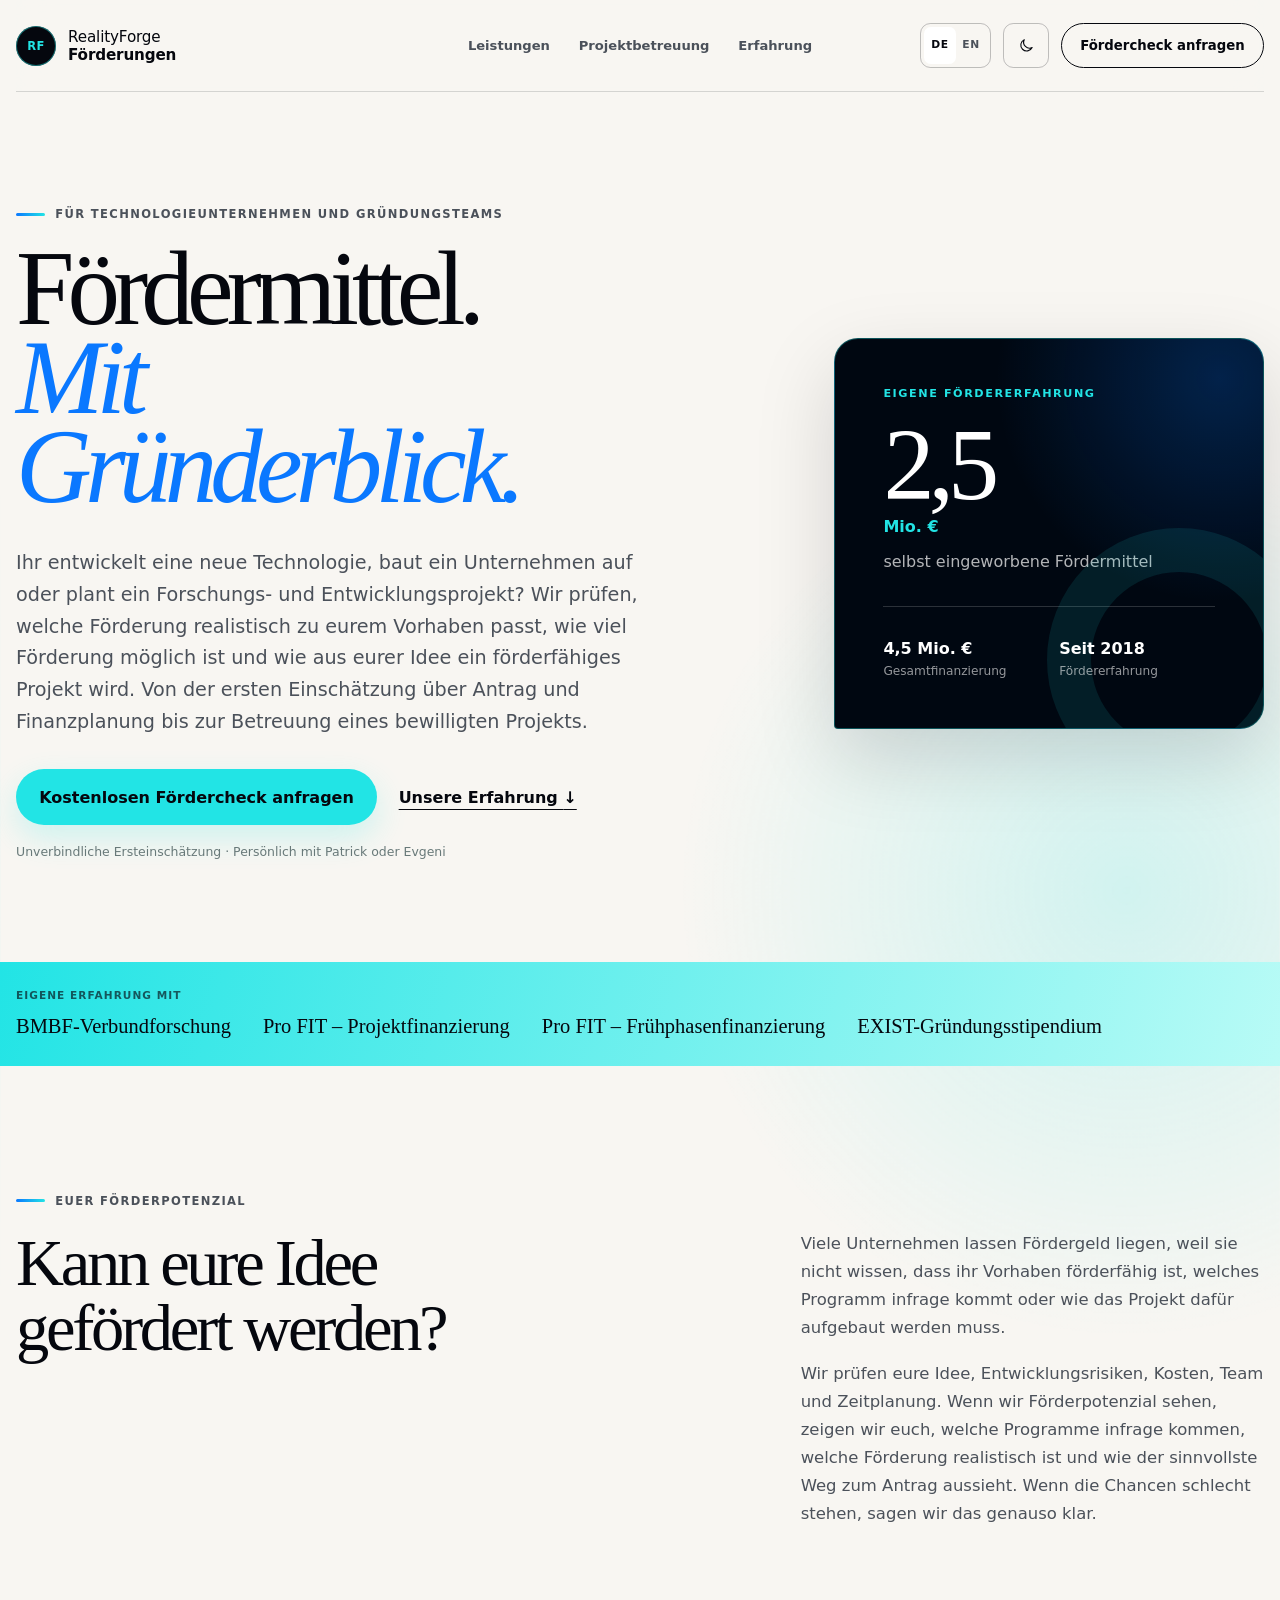
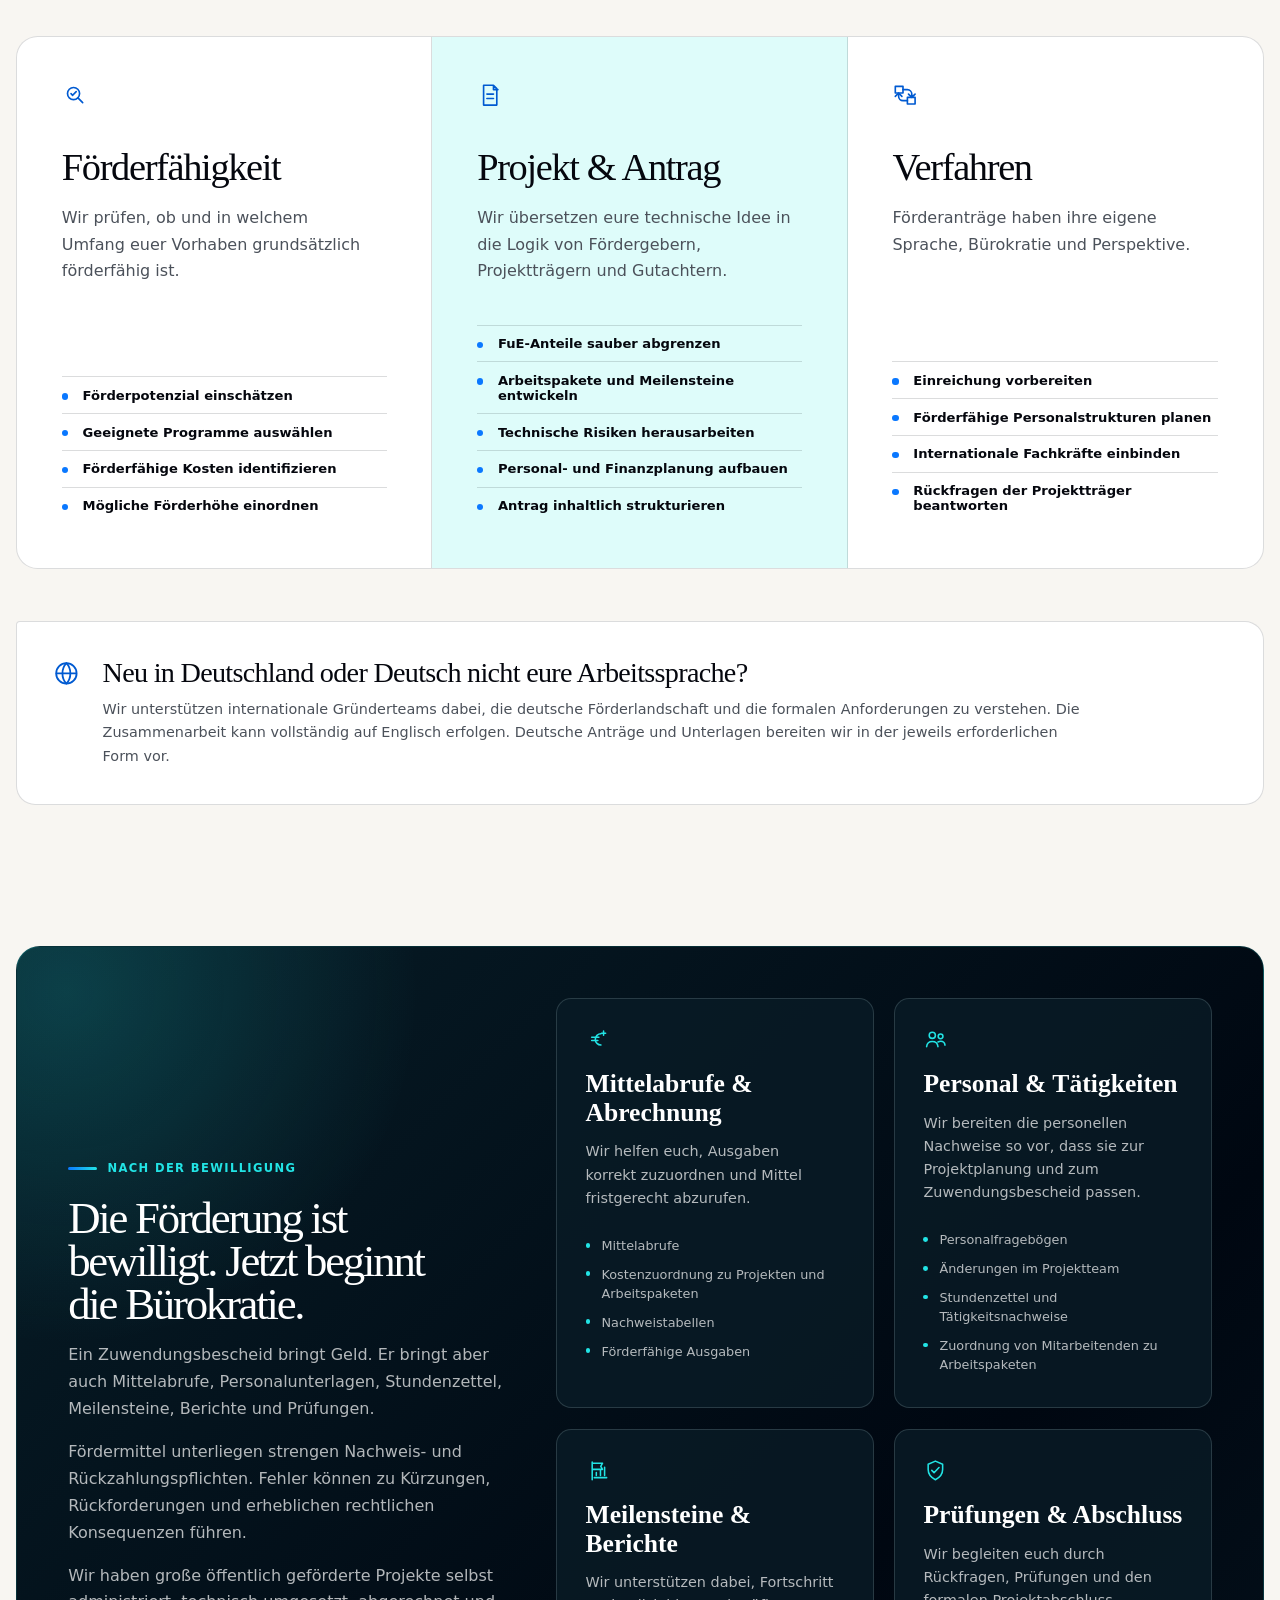
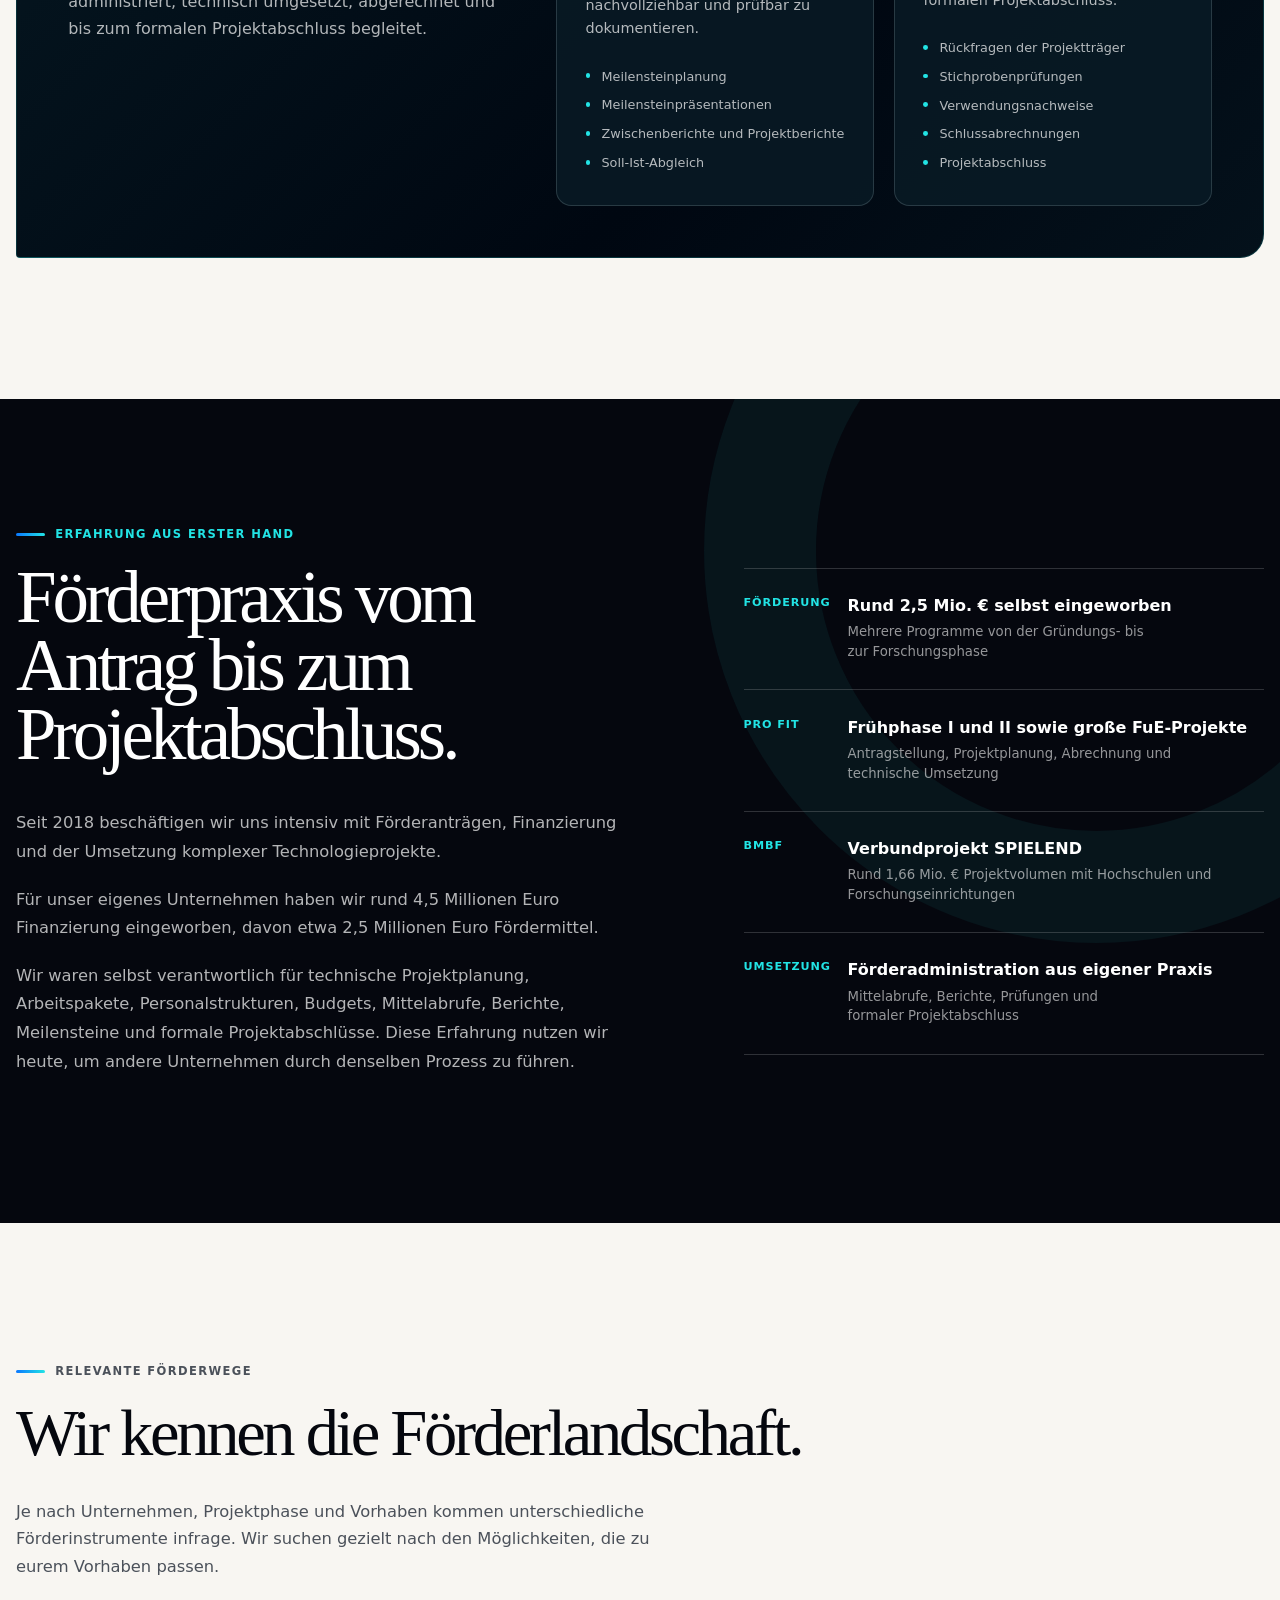
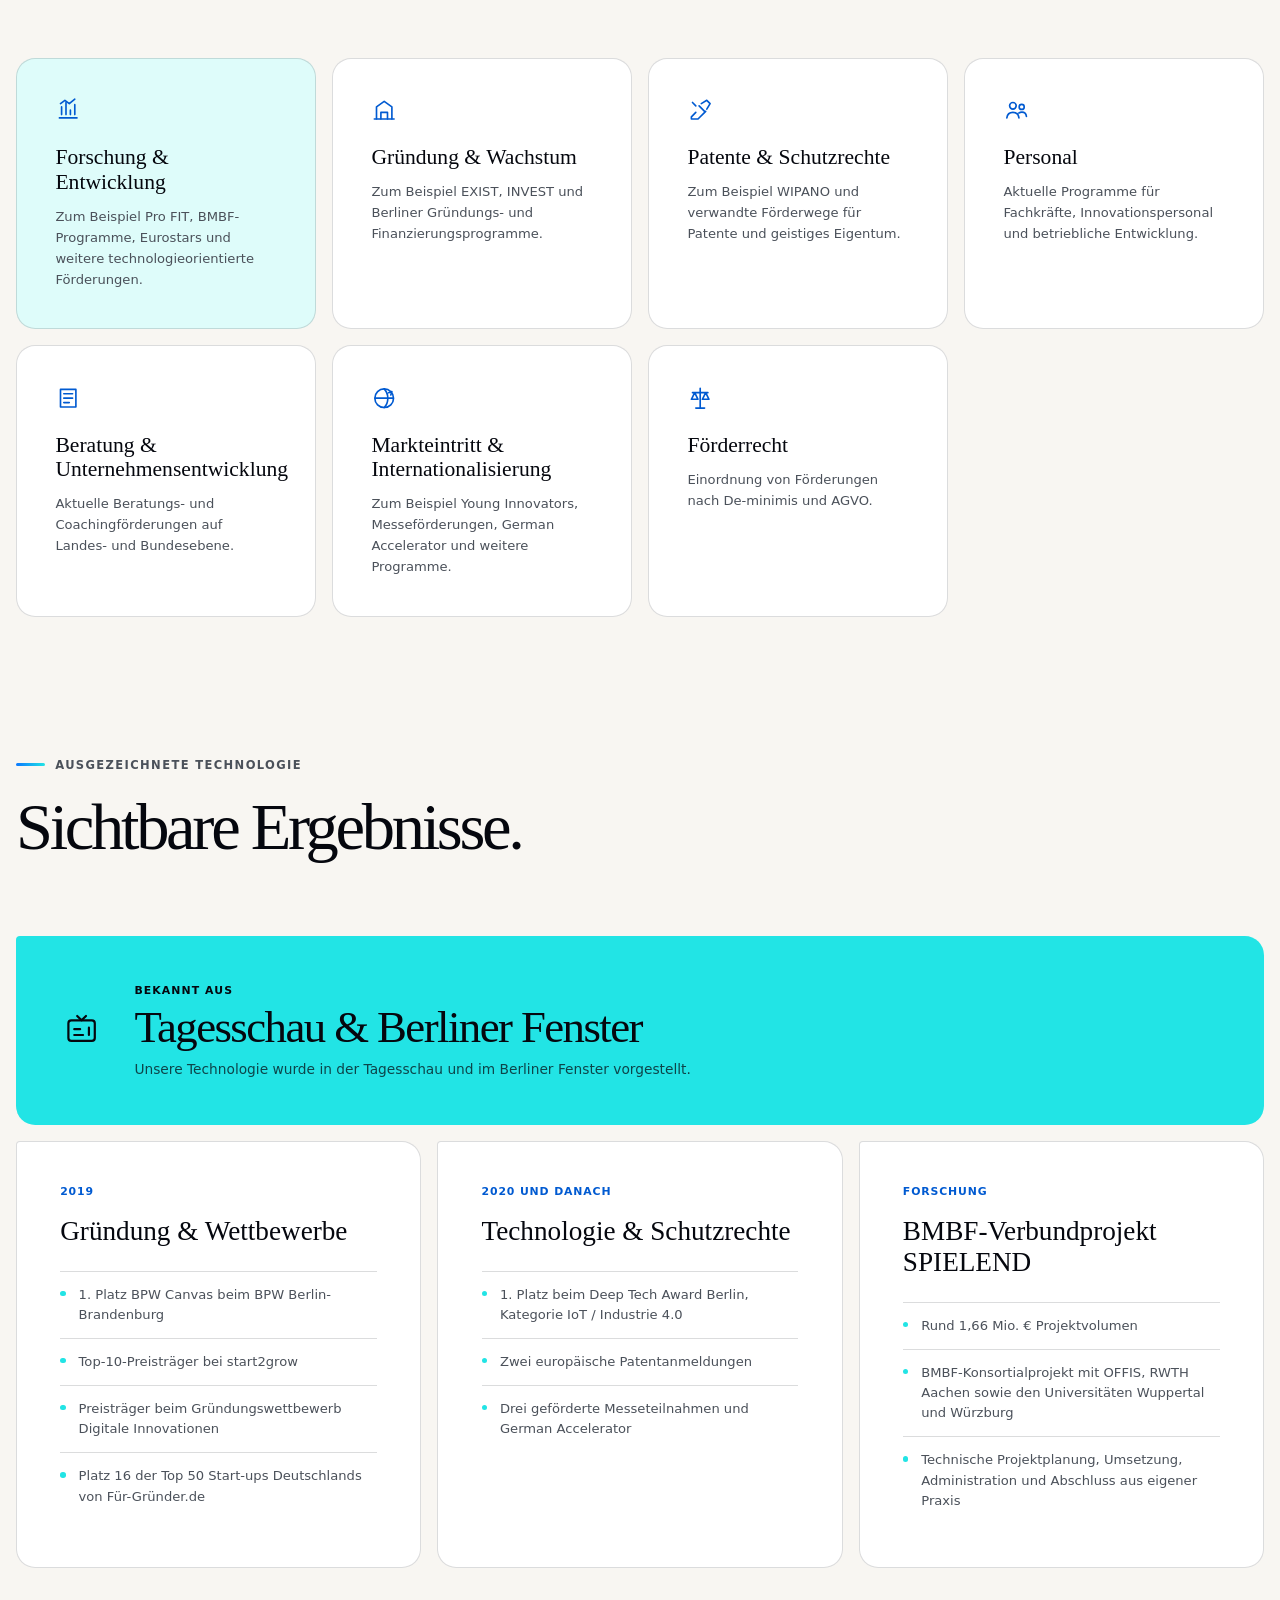
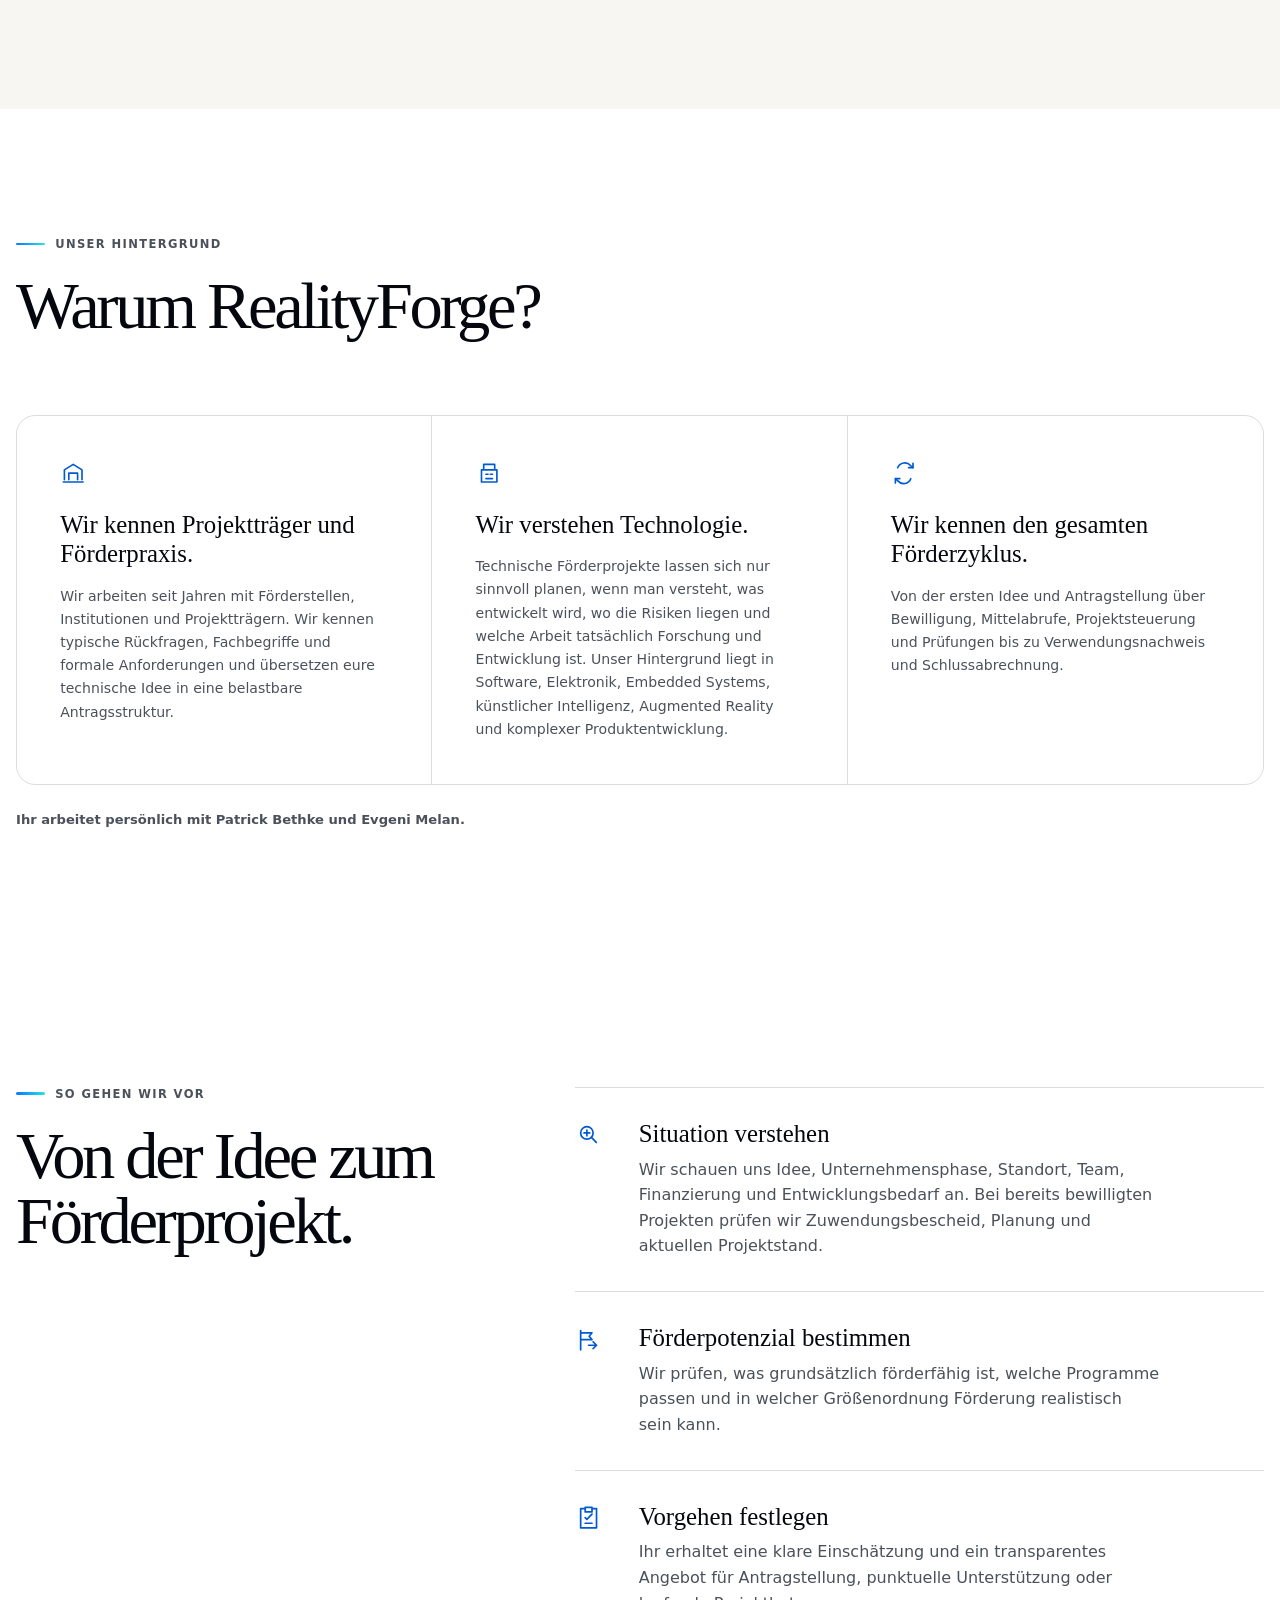
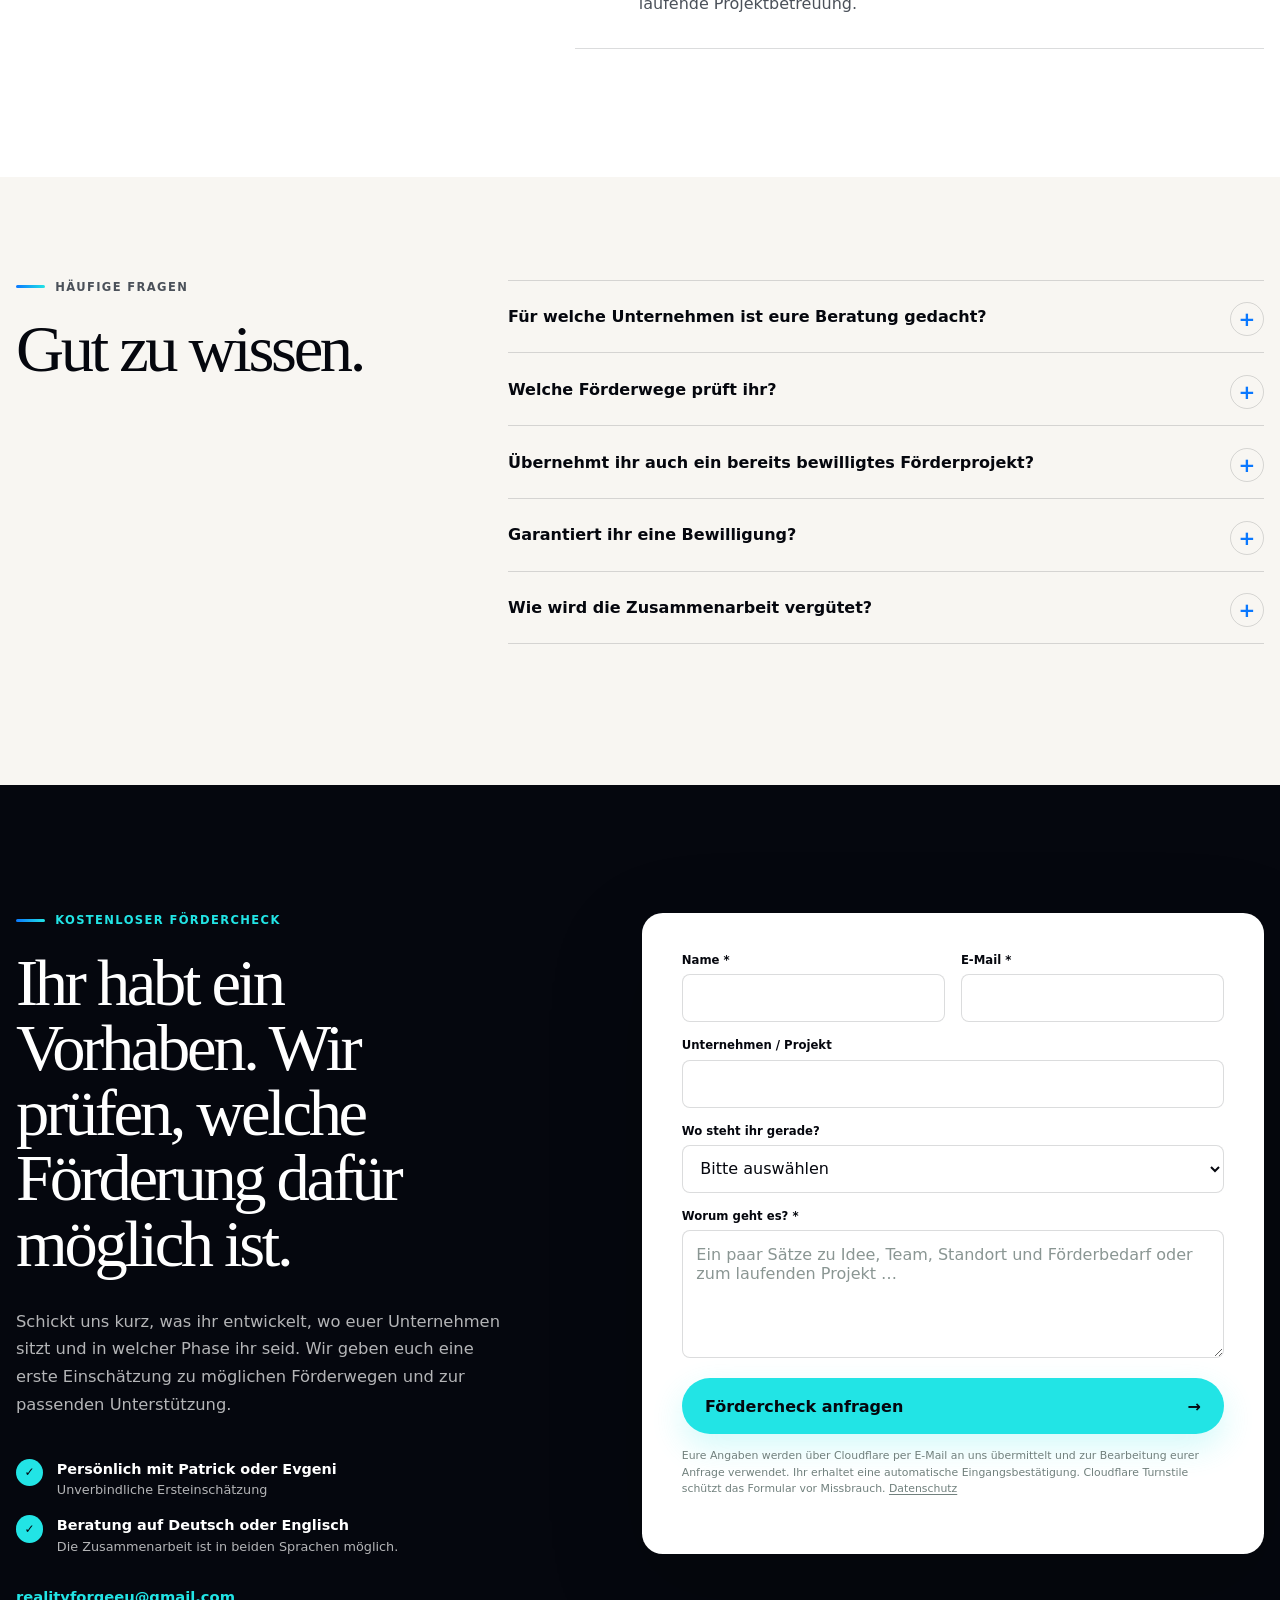
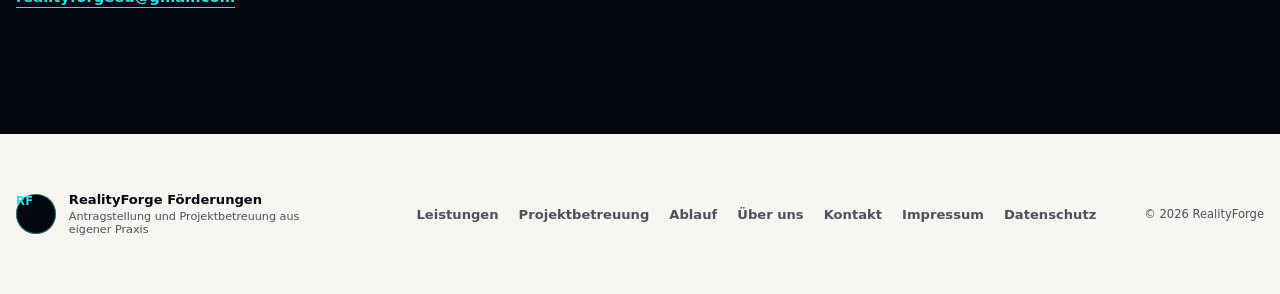
<file: index.html>
<!doctype html>
<html lang="de">
  <head>
    <meta charset="utf-8">
    <meta name="viewport" content="width=device-width, initial-scale=1">
    <meta name="description" content="RealityForge prüft Förderpotenzial, mögliche Förderhöhen und passende Programme und begleitet Anträge sowie bereits bewilligte Förderprojekte.">
    <meta name="theme-color" content="#f8f6f2">
    <meta property="og:type" content="website">
    <meta property="og:locale" content="de_DE">
    <meta property="og:title" content="Fördermittel. Mit Gründerblick.">
    <meta property="og:description" content="Förderpotenzial prüfen, förderfähige Projekte entwickeln und bewilligte Förderprojekte sicher betreuen lassen.">
    <meta property="og:url" content="https://foerderungen.realityforge.eu/">
    <meta property="og:image" content="https://foerderungen.realityforge.eu/public/og.png">
    <meta property="og:image:width" content="1200">
    <meta property="og:image:height" content="630">
    <meta property="og:image:alt" content="Fördermittel. Mit Gründerblick. Fördermittelberatung für Startups in Berlin und Brandenburg.">
    <meta name="twitter:card" content="summary_large_image">
    <meta name="twitter:title" content="Fördermittel. Mit Gründerblick.">
    <meta name="twitter:description" content="Förderpotenzial prüfen, förderfähige Projekte entwickeln und bewilligte Förderprojekte sicher betreuen lassen.">
    <meta name="twitter:image" content="https://foerderungen.realityforge.eu/public/og.png">
    <link rel="canonical" href="https://foerderungen.realityforge.eu/">
    <link rel="alternate" hreflang="de" href="https://foerderungen.realityforge.eu/">
    <link rel="alternate" hreflang="en" href="https://foerderungen.realityforge.eu/en/">
    <link rel="alternate" hreflang="x-default" href="https://foerderungen.realityforge.eu/">
    <title>RealityForge Fördermittelberatung · Berlin & Brandenburg</title>
    <script>
      (() => {
        const themeColor = document.querySelector('meta[name="theme-color"]');
        const themeStorageKey = "realityforge-theme";
        let theme = "light";

        try {
          const savedTheme = localStorage.getItem(themeStorageKey);
          theme = savedTheme === "light" || savedTheme === "dark"
            ? savedTheme
            : window.matchMedia("(prefers-color-scheme: dark)").matches ? "dark" : "light";
        } catch (error) {
          theme = window.matchMedia("(prefers-color-scheme: dark)").matches ? "dark" : "light";
        }

        document.documentElement.dataset.theme = theme;
        document.documentElement.style.colorScheme = theme;
        themeColor.setAttribute("content", theme === "dark" ? "#090d14" : "#f8f6f2");
      })();
    </script>
    <link rel="stylesheet" href="/styles.css?v=contact-20260923">
    <script src="/script.js?v=contact-confirmation-20260923" defer></script>
    <script src="https://challenges.cloudflare.com/turnstile/v0/api.js" async defer></script>
  </head>
  <body>
    <a class="skip-link" href="#main-content">Zum Inhalt springen</a>

    <header class="site-header">
      <a class="brand" href="#top" aria-label="RealityForge Fördermittelberatung – Startseite">
        <span class="brand-mark" aria-hidden="true">RF</span>
        <span>RealityForge <strong>Förderungen</strong></span>
      </a>
      <nav class="main-nav" aria-label="Hauptnavigation">
        <a href="#leistungen">Leistungen</a>
        <a href="#projektbetreuung">Projektbetreuung</a>
        <a href="#erfahrung">Erfahrung</a>
      </nav>
      <div class="header-actions">
        <nav class="language-switch" aria-label="Sprachauswahl">
          <span class="language-option" aria-current="page">DE</span>
          <a class="language-option" href="/en/" hreflang="en" lang="en" data-language-link data-language-path="/en/">EN</a>
        </nav>
        <button class="theme-toggle" type="button" aria-label="Light Mode aktivieren" aria-pressed="false">
          <svg class="theme-icon theme-icon-sun" viewBox="0 0 24 24" aria-hidden="true">
            <circle cx="12" cy="12" r="3.5"></circle>
            <path d="M12 2v2M12 20v2M4.93 4.93l1.42 1.42M17.65 17.65l1.42 1.42M2 12h2M20 12h2M4.93 19.07l1.42-1.42M17.65 6.35l1.42-1.42"></path>
          </svg>
          <svg class="theme-icon theme-icon-moon" viewBox="0 0 24 24" aria-hidden="true">
            <path d="M20.2 15.1A8.5 8.5 0 0 1 8.9 3.8 8.5 8.5 0 1 0 20.2 15.1Z"></path>
          </svg>
        </button>
        <a class="header-cta" href="#kontakt">Fördercheck anfragen</a>
      </div>
    </header>

    <main id="main-content">
      <section class="hero" id="top" aria-labelledby="hero-title">
        <div class="hero-copy">
          <p class="eyebrow"><span></span> Für Technologieunternehmen und Gründungsteams</p>
          <h1 id="hero-title">Fördermittel.<br><em>Mit Gründerblick.</em></h1>
          <p class="hero-lead">
            Ihr entwickelt eine neue Technologie, baut ein Unternehmen auf oder plant ein
            Forschungs- und Entwicklungsprojekt? Wir prüfen, welche Förderung realistisch zu
            eurem Vorhaben passt, wie viel Förderung möglich ist und wie aus eurer Idee ein
            förderfähiges Projekt wird. Von der ersten Einschätzung über Antrag und
            Finanzplanung bis zur Betreuung eines bewilligten Projekts.
          </p>
          <div class="hero-actions">
            <a class="button button-primary" href="#kontakt">Kostenlosen Fördercheck anfragen</a>
            <a class="text-link" href="#erfahrung">Unsere Erfahrung <span aria-hidden="true">↓</span></a>
          </div>
          <p class="hero-note">Unverbindliche Ersteinschätzung · Persönlich mit Patrick oder Evgeni</p>
        </div>

        <aside class="funding-card" aria-label="Unsere Finanzierungserfahrung">
          <p class="card-kicker">Eigene Fördererfahrung</p>
          <p class="card-number">2,5 <span>Mio. €</span></p>
          <p class="card-label">selbst eingeworbene Fördermittel</p>
          <div class="card-rule"></div>
          <div class="card-meta">
            <div><strong>4,5 Mio. €</strong><span>Gesamtfinanzierung</span></div>
            <div><strong>Seit 2018</strong><span>Fördererfahrung</span></div>
          </div>
        </aside>
      </section>

      <section class="trust-strip" aria-label="Ausgewählte Erfahrung">
        <p>Eigene Erfahrung mit</p>
        <ul>
          <li>BMBF-Verbundforschung</li>
          <li>Pro FIT – Projektfinanzierung</li>
          <li>Pro FIT – Frühphasenfinanzierung</li>
          <li>EXIST-Gründungsstipendium</li>
        </ul>
      </section>

      <section class="section section-intro" id="leistungen" aria-labelledby="services-title">
        <p class="eyebrow section-intro-eyebrow reveal"><span></span> Euer Förderpotenzial</p>
        <div class="section-heading reveal">
          <h2 id="services-title">Kann eure Idee gefördert werden?</h2>
        </div>
        <div class="section-copy reveal">
          <p>
            Viele Unternehmen lassen Fördergeld liegen, weil sie nicht wissen, dass ihr Vorhaben
            förderfähig ist, welches Programm infrage kommt oder wie das Projekt dafür aufgebaut
            werden muss.
          </p>
          <p>
            Wir prüfen eure Idee, Entwicklungsrisiken, Kosten, Team und Zeitplanung. Wenn wir
            Förderpotenzial sehen, zeigen wir euch, welche Programme infrage kommen, welche
            Förderung realistisch ist und wie der sinnvollste Weg zum Antrag aussieht. Wenn die
            Chancen schlecht stehen, sagen wir das genauso klar.
          </p>
        </div>
      </section>

      <section class="service-grid" aria-label="Unsere Leistungen">
        <article class="service-card reveal">
          <svg class="line-icon service-icon" viewBox="0 0 24 24" aria-hidden="true"><circle cx="10.5" cy="10.5" r="5.5"></circle><path d="m14.5 14.5 4.3 4.3M8.2 10.6l1.5 1.5 3.2-3.4"></path></svg>
          <h3>Förderfähigkeit</h3>
          <p>Wir prüfen, ob und in welchem Umfang euer Vorhaben grundsätzlich förderfähig ist.</p>
          <ul>
            <li>Förderpotenzial einschätzen</li>
            <li>Geeignete Programme auswählen</li>
            <li>Förderfähige Kosten identifizieren</li>
            <li>Mögliche Förderhöhe einordnen</li>
          </ul>
        </article>
        <article class="service-card service-card-accent reveal">
          <svg class="line-icon service-icon" viewBox="0 0 24 24" aria-hidden="true"><path d="M6 3h9l3 3v15H6zM15 3v4h4M9 11h6M9 15h6"></path></svg>
          <h3>Projekt & Antrag</h3>
          <p>Wir übersetzen eure technische Idee in die Logik von Fördergebern, Projektträgern und Gutachtern.</p>
          <ul>
            <li>FuE-Anteile sauber abgrenzen</li>
            <li>Arbeitspakete und Meilensteine entwickeln</li>
            <li>Technische Risiken herausarbeiten</li>
            <li>Personal- und Finanzplanung aufbauen</li>
            <li>Antrag inhaltlich strukturieren</li>
          </ul>
        </article>
        <article class="service-card reveal">
          <svg class="line-icon service-icon" viewBox="0 0 24 24" aria-hidden="true"><rect x="3" y="4" width="7" height="6"></rect><rect x="14" y="14" width="7" height="6"></rect><path d="M10 7h4a4 4 0 0 1 4 4v3M15 11l3 3 3-3M14 17h-4a4 4 0 0 1-4-4v-3M9 13l-3-3-3 3"></path></svg>
          <h3>Verfahren</h3>
          <p>Förderanträge haben ihre eigene Sprache, Bürokratie und Perspektive.</p>
          <ul>
            <li>Einreichung vorbereiten</li>
            <li>Förderfähige Personalstrukturen planen</li>
            <li>Internationale Fachkräfte einbinden</li>
            <li>Rückfragen der Projektträger beantworten</li>
          </ul>
        </article>
      </section>

      <aside class="international-note reveal" aria-labelledby="international-title">
        <svg class="line-icon international-icon" viewBox="0 0 24 24" aria-hidden="true"><circle cx="12" cy="12" r="8.5"></circle><path d="M3.8 12h16.4M12 3.5c2.2 2.3 3.3 5.1 3.3 8.5S14.2 18.2 12 20.5M12 3.5C9.8 5.8 8.7 8.6 8.7 12s1.1 6.2 3.3 8.5"></path></svg>
        <div>
          <h2 id="international-title">Neu in Deutschland oder Deutsch nicht eure Arbeitssprache?</h2>
          <p>Wir unterstützen internationale Gründerteams dabei, die deutsche Förderlandschaft und die formalen Anforderungen zu verstehen. Die Zusammenarbeit kann vollständig auf Englisch erfolgen. Deutsche Anträge und Unterlagen bereiten wir in der jeweils erforderlichen Form vor.</p>
        </div>
      </aside>

      <section class="project-support-section" id="projektbetreuung" aria-labelledby="project-support-title">
        <div class="project-support-copy reveal">
          <p class="eyebrow eyebrow-light"><span></span> Nach der Bewilligung</p>
          <h2 id="project-support-title">Die Förderung ist bewilligt. Jetzt beginnt die Bürokratie.</h2>
          <p>
            Ein Zuwendungsbescheid bringt Geld. Er bringt aber auch Mittelabrufe, Personalunterlagen,
            Stundenzettel, Meilensteine, Berichte und Prüfungen.
          </p>
          <p>
            Fördermittel unterliegen strengen Nachweis- und Rückzahlungspflichten. Fehler können
            zu Kürzungen, Rückforderungen und erheblichen rechtlichen Konsequenzen führen.
          </p>
          <p>
            Wir haben große öffentlich geförderte Projekte selbst administriert, technisch
            umgesetzt, abgerechnet und bis zum formalen Projektabschluss begleitet.
          </p>
        </div>
        <div class="support-grid reveal">
          <article>
            <svg class="line-icon support-icon" viewBox="0 0 24 24" aria-hidden="true"><path d="M14.5 6.5A5.5 5.5 0 1 0 14.5 17.5M5.5 10h7M5.5 13h6"></path><path d="M17 4v4M15 6h4"></path></svg>
            <h3>Mittelabrufe & Abrechnung</h3>
            <p>Wir helfen euch, Ausgaben korrekt zuzuordnen und Mittel fristgerecht abzurufen.</p>
            <ul>
              <li>Mittelabrufe</li>
              <li>Kostenzuordnung zu Projekten und Arbeitspaketen</li>
              <li>Nachweistabellen</li>
              <li>Förderfähige Ausgaben</li>
            </ul>
          </article>
          <article>
            <svg class="line-icon support-icon" viewBox="0 0 24 24" aria-hidden="true"><circle cx="9" cy="8" r="3"></circle><circle cx="17" cy="9" r="2.3"></circle><path d="M3.5 19c.4-3.3 2.4-5 5.5-5s5.1 1.7 5.5 5M14.5 14.5c.8-.5 1.7-.7 2.7-.7 2.3 0 3.8 1.3 4.1 3.8"></path></svg>
            <h3>Personal & Tätigkeiten</h3>
            <p>Wir bereiten die personellen Nachweise so vor, dass sie zur Projektplanung und zum Zuwendungsbescheid passen.</p>
            <ul>
              <li>Personalfragebögen</li>
              <li>Änderungen im Projektteam</li>
              <li>Stundenzettel und Tätigkeitsnachweise</li>
              <li>Zuordnung von Mitarbeitenden zu Arbeitspaketen</li>
            </ul>
          </article>
          <article>
            <svg class="line-icon support-icon" viewBox="0 0 24 24" aria-hidden="true"><path d="M6 21V4M6 5h10l-1.7 3L16 11H6"></path><path d="M10 17v-3M14 17v-5M18 17V9M8 19h12"></path></svg>
            <h3>Meilensteine & Berichte</h3>
            <p>Wir unterstützen dabei, Fortschritt nachvollziehbar und prüfbar zu dokumentieren.</p>
            <ul>
              <li>Meilensteinplanung</li>
              <li>Meilensteinpräsentationen</li>
              <li>Zwischenberichte und Projektberichte</li>
              <li>Soll-Ist-Abgleich</li>
            </ul>
          </article>
          <article>
            <svg class="line-icon support-icon" viewBox="0 0 24 24" aria-hidden="true"><path d="M12 3 19 6v5.2c0 4.4-2.7 7.7-7 9.8-4.3-2.1-7-5.4-7-9.8V6z"></path><path d="m8.5 12 2.2 2.2 4.8-5"></path></svg>
            <h3>Prüfungen & Abschluss</h3>
            <p>Wir begleiten euch durch Rückfragen, Prüfungen und den formalen Projektabschluss.</p>
            <ul>
              <li>Rückfragen der Projektträger</li>
              <li>Stichprobenprüfungen</li>
              <li>Verwendungsnachweise</li>
              <li>Schlussabrechnungen</li>
              <li>Projektabschluss</li>
            </ul>
          </article>
        </div>
      </section>

      <section class="experience-section" id="erfahrung" aria-labelledby="experience-title">
        <div class="experience-story reveal">
          <p class="eyebrow eyebrow-light"><span></span> Erfahrung aus erster Hand</p>
          <h2 id="experience-title">Förderpraxis vom Antrag bis zum Projektabschluss.</h2>
          <p>
            Seit 2018 beschäftigen wir uns intensiv mit Förderanträgen, Finanzierung und der
            Umsetzung komplexer Technologieprojekte.
          </p>
          <p>
            Für unser eigenes Unternehmen haben wir rund 4,5 Millionen Euro Finanzierung
            eingeworben, davon etwa 2,5 Millionen Euro Fördermittel.
          </p>
          <p>
            Wir waren selbst verantwortlich für technische Projektplanung, Arbeitspakete,
            Personalstrukturen, Budgets, Mittelabrufe, Berichte, Meilensteine und formale
            Projektabschlüsse. Diese Erfahrung nutzen wir heute, um andere Unternehmen durch
            denselben Prozess zu führen.
          </p>
        </div>

        <div class="milestones reveal" aria-label="Unsere Meilensteine">
          <div class="milestone">
            <span>Förderung</span>
            <div><strong>Rund 2,5 Mio. € selbst eingeworben</strong><p>Mehrere Programme von der Gründungs- bis zur Forschungsphase</p></div>
          </div>
          <div class="milestone">
            <span>Pro FIT</span>
            <div><strong>Frühphase I und II sowie große FuE-Projekte</strong><p>Antragstellung, Projektplanung, Abrechnung und technische Umsetzung</p></div>
          </div>
          <div class="milestone">
            <span>BMBF</span>
            <div><strong>Verbundprojekt SPIELEND</strong><p>Rund 1,66 Mio. € Projektvolumen mit Hochschulen und Forschungseinrichtungen</p></div>
          </div>
          <div class="milestone">
            <span>Umsetzung</span>
            <div><strong>Förderadministration aus eigener Praxis</strong><p>Mittelabrufe, Berichte, Prüfungen und formaler Projektabschluss</p></div>
          </div>
        </div>
      </section>

      <section class="program-section" aria-labelledby="program-title">
        <div class="program-heading reveal">
          <p class="eyebrow"><span></span> Relevante Förderwege</p>
          <h2 id="program-title">Wir kennen die Förderlandschaft.</h2>
          <p>
            Je nach Unternehmen, Projektphase und Vorhaben kommen unterschiedliche
            Förderinstrumente infrage. Wir suchen gezielt nach den Möglichkeiten, die zu eurem
            Vorhaben passen.
          </p>
        </div>
        <div class="program-groups">
          <article class="program-card program-card-primary reveal">
            <svg class="line-icon program-icon" viewBox="0 0 24 24" aria-hidden="true"><path d="M4 19h16M6 16V9M10 16V5M14 16v-4M18 16V7"></path><path d="m5 6 4-3 4 3 5-4"></path></svg>
            <h3>Forschung & Entwicklung</h3>
            <p>Zum Beispiel Pro FIT, BMBF-Programme, Eurostars und weitere technologieorientierte Förderungen.</p>
          </article>
          <article class="program-card reveal">
            <svg class="line-icon program-icon" viewBox="0 0 24 24" aria-hidden="true"><path d="M5 20V9l7-5 7 5v11M9 20v-6h6v6"></path><path d="M3 20h18"></path></svg>
            <h3>Gründung & Wachstum</h3>
            <p>Zum Beispiel EXIST, INVEST und Berliner Gründungs- und Finanzierungsprogramme.</p>
          </article>
          <article class="program-card reveal">
            <svg class="line-icon program-icon" viewBox="0 0 24 24" aria-hidden="true"><path d="M8 14 4 18v2h6l7-7"></path><path d="m13 6 5-3 3 3-3 5M11 8l5 5M5 5l3 3"></path></svg>
            <h3>Patente & Schutzrechte</h3>
            <p>Zum Beispiel WIPANO und verwandte Förderwege für Patente und geistiges Eigentum.</p>
          </article>
          <article class="program-card reveal">
            <svg class="line-icon program-icon" viewBox="0 0 24 24" aria-hidden="true"><circle cx="9" cy="8" r="3"></circle><circle cx="17" cy="9" r="2.3"></circle><path d="M3.5 19c.4-3.3 2.4-5 5.5-5s5.1 1.7 5.5 5M14.5 14.5c.8-.5 1.7-.7 2.7-.7 2.3 0 3.8 1.3 4.1 3.8"></path></svg>
            <h3>Personal</h3>
            <p>Aktuelle Programme für Fachkräfte, Innovationspersonal und betriebliche Entwicklung.</p>
          </article>
          <article class="program-card reveal">
            <svg class="line-icon program-icon" viewBox="0 0 24 24" aria-hidden="true"><path d="M5 4h14v16H5zM8 8h8M8 12h8M8 16h5"></path></svg>
            <h3>Beratung & Unternehmensentwicklung</h3>
            <p>Aktuelle Beratungs- und Coachingförderungen auf Landes- und Bundesebene.</p>
          </article>
          <article class="program-card reveal">
            <svg class="line-icon program-icon" viewBox="0 0 24 24" aria-hidden="true"><circle cx="12" cy="12" r="8.5"></circle><path d="M3.8 12h16.4M12 3.5c2.2 2.3 3.3 5.1 3.3 8.5S14.2 18.2 12 20.5"></path><path d="m16 7 3-1-1 3"></path></svg>
            <h3>Markteintritt & Internationalisierung</h3>
            <p>Zum Beispiel Young Innovators, Messeförderungen, German Accelerator und weitere Programme.</p>
          </article>
          <article class="program-card reveal">
            <svg class="line-icon program-icon" viewBox="0 0 24 24" aria-hidden="true"><path d="M12 3v18M5 7h14M7 7l-3 6h6zM17 7l-3 6h6z"></path><path d="M8 21h8"></path></svg>
            <h3>Förderrecht</h3>
            <p>Einordnung von Förderungen nach De-minimis und AGVO.</p>
          </article>
        </div>
      </section>

      <section class="proof-section" aria-labelledby="proof-title">
        <div class="proof-heading reveal">
          <p class="eyebrow"><span></span> Ausgezeichnete Technologie</p>
          <h2 id="proof-title">Sichtbare Ergebnisse.</h2>
        </div>
        <div class="media-feature reveal">
          <svg class="line-icon media-icon" viewBox="0 0 24 24" aria-hidden="true"><rect x="3" y="5" width="18" height="14" rx="2"></rect><path d="m9 2 3 3 3-3M7 15h6M7 11h4M17 10v5"></path></svg>
          <div>
            <p>Bekannt aus</p>
            <h3>Tagesschau & Berliner Fenster</h3>
            <span>Unsere Technologie wurde in der Tagesschau und im Berliner Fenster vorgestellt.</span>
          </div>
        </div>
        <div class="proof-grid">
          <article class="proof-card reveal">
            <p class="proof-year">2019</p>
            <h3>Gründung & Wettbewerbe</h3>
            <ul>
              <li>1. Platz BPW Canvas beim BPW Berlin-Brandenburg</li>
              <li>Top-10-Preisträger bei start2grow</li>
              <li>Preisträger beim Gründungswettbewerb Digitale Innovationen</li>
              <li>Platz 16 der Top 50 Start-ups Deutschlands von Für-Gründer.de</li>
            </ul>
          </article>
          <article class="proof-card reveal">
            <p class="proof-year">2020 und danach</p>
            <h3>Technologie & Schutzrechte</h3>
            <ul>
              <li>1. Platz beim Deep Tech Award Berlin, Kategorie IoT / Industrie 4.0</li>
              <li>Zwei europäische Patentanmeldungen</li>
              <li>Drei geförderte Messeteilnahmen und German Accelerator</li>
            </ul>
          </article>
          <article class="proof-card reveal">
            <p class="proof-year">Forschung</p>
            <h3>BMBF-Verbundprojekt SPIELEND</h3>
            <ul>
              <li>Rund 1,66 Mio. € Projektvolumen</li>
              <li>BMBF-Konsortialprojekt mit OFFIS, RWTH Aachen sowie den Universitäten Wuppertal und Würzburg</li>
              <li>Technische Projektplanung, Umsetzung, Administration und Abschluss aus eigener Praxis</li>
            </ul>
          </article>
        </div>
      </section>

      <section class="why-section" id="ueber-uns" aria-labelledby="why-title">
        <div class="why-heading reveal">
          <p class="eyebrow"><span></span> Unser Hintergrund</p>
          <h2 id="why-title">Warum RealityForge?</h2>
        </div>
        <div class="why-grid">
          <article class="why-card reveal">
            <svg class="line-icon why-icon" viewBox="0 0 24 24" aria-hidden="true"><path d="M4 18V9l8-5 8 5v9"></path><path d="M8 18v-6h8v6M3 20h18"></path></svg>
            <h3>Wir kennen Projektträger und Förderpraxis.</h3>
            <p>Wir arbeiten seit Jahren mit Förderstellen, Institutionen und Projektträgern. Wir kennen typische Rückfragen, Fachbegriffe und formale Anforderungen und übersetzen eure technische Idee in eine belastbare Antragsstruktur.</p>
          </article>
          <article class="why-card reveal">
            <svg class="line-icon why-icon" viewBox="0 0 24 24" aria-hidden="true"><path d="M7 4h10v5H7zM5 9h14v11H5z"></path><path d="M9 13h2M13 13h2M9 17h6"></path></svg>
            <h3>Wir verstehen Technologie.</h3>
            <p>Technische Förderprojekte lassen sich nur sinnvoll planen, wenn man versteht, was entwickelt wird, wo die Risiken liegen und welche Arbeit tatsächlich Forschung und Entwicklung ist. Unser Hintergrund liegt in Software, Elektronik, Embedded Systems, künstlicher Intelligenz, Augmented Reality und komplexer Produktentwicklung.</p>
          </article>
          <article class="why-card reveal">
            <svg class="line-icon why-icon" viewBox="0 0 24 24" aria-hidden="true"><path d="M6 7a7 7 0 0 1 11.8-2L20 7M18 17a7 7 0 0 1-11.8 2L4 17"></path><path d="M20 3v4h-4M4 21v-4h4"></path></svg>
            <h3>Wir kennen den gesamten Förderzyklus.</h3>
            <p>Von der ersten Idee und Antragstellung über Bewilligung, Mittelabrufe, Projektsteuerung und Prüfungen bis zu Verwendungsnachweis und Schlussabrechnung.</p>
          </article>
        </div>
        <p class="why-contact reveal">Ihr arbeitet persönlich mit Patrick Bethke und Evgeni Melan.</p>
      </section>

      <section class="process-section" id="ablauf" aria-labelledby="process-title">
        <div class="section-heading reveal">
          <p class="eyebrow"><span></span> So gehen wir vor</p>
          <h2 id="process-title">Von der Idee zum Förderprojekt.</h2>
        </div>
        <ol class="process-list">
          <li class="reveal">
            <svg class="line-icon process-icon" viewBox="0 0 24 24" aria-hidden="true"><circle cx="10.5" cy="10.5" r="5.5"></circle><path d="m14.5 14.5 4.3 4.3M8 10.5h5M10.5 8v5"></path></svg>
            <div><h3>Situation verstehen</h3><p>Wir schauen uns Idee, Unternehmensphase, Standort, Team, Finanzierung und Entwicklungsbedarf an. Bei bereits bewilligten Projekten prüfen wir Zuwendungsbescheid, Planung und aktuellen Projektstand.</p></div>
          </li>
          <li class="reveal">
            <svg class="line-icon process-icon" viewBox="0 0 24 24" aria-hidden="true"><path d="M5 21V4M5 6h10l-2.5 3L15 12H5M12 17h7M16 14l3 3-3 3"></path></svg>
            <div><h3>Förderpotenzial bestimmen</h3><p>Wir prüfen, was grundsätzlich förderfähig ist, welche Programme passen und in welcher Größenordnung Förderung realistisch sein kann.</p></div>
          </li>
          <li class="reveal">
            <svg class="line-icon process-icon" viewBox="0 0 24 24" aria-hidden="true"><path d="M8 4H5v17h14V4h-3M9 3h6v4H9z"></path><path d="m9 12 1.5 1.5L15 9M9 17h6"></path></svg>
            <div><h3>Vorgehen festlegen</h3><p>Ihr erhaltet eine klare Einschätzung und ein transparentes Angebot für Antragstellung, punktuelle Unterstützung oder laufende Projektbetreuung.</p></div>
          </li>
        </ol>
      </section>

      <section class="faq-section" aria-labelledby="faq-title">
        <div class="faq-heading reveal">
          <p class="eyebrow"><span></span> Häufige Fragen</p>
          <h2 id="faq-title">Gut zu wissen.</h2>
        </div>
        <div class="faq-list">
          <details class="reveal">
            <summary>Für welche Unternehmen ist eure Beratung gedacht?</summary>
            <p>Unser Fokus liegt auf innovativen und technologieorientierten Gründungsteams und Unternehmen. Wir unterstützen Vorhaben von der frühen Idee bis zum bereits bewilligten Förderprojekt. Standort, Unternehmensphase und Projekt bestimmen, welche Programme infrage kommen.</p>
          </details>
          <details class="reveal">
            <summary>Welche Förderwege prüft ihr?</summary>
            <p>Wir prüfen die oben beschriebenen Förderbereiche anhand eures Standorts, eurer Unternehmensphase und des konkreten Vorhabens. Daraus ergibt sich, welche Programme aktuell passen.</p>
          </details>
          <details class="reveal">
            <summary>Übernehmt ihr auch ein bereits bewilligtes Förderprojekt?</summary>
            <p>Ja. Wir unterstützen bewilligte Projekte bei Abrechnung, Personalunterlagen, Berichten, Prüfungen und dem formalen Projektabschluss. Der genaue Umfang richtet sich nach Programm und Projekt.</p>
          </details>
          <details class="reveal">
            <summary>Garantiert ihr eine Bewilligung?</summary>
            <p>Eine Bewilligung lässt sich nicht garantieren. Wir ordnen die Chancen realistisch ein und verbessern Qualität, Klarheit und Förderlogik eures Antrags. Wenn die Chancen schlecht stehen, sagen wir das früh.</p>
          </details>
          <details class="reveal">
            <summary>Wie wird die Zusammenarbeit vergütet?</summary>
            <p>Je nach Komplexität vereinbaren wir für Anträge eine kleine Startpauschale und eine Erfolgsvergütung auf die tatsächlich bewilligte Fördersumme. Bei einer Bewilligung wird die Startpauschale vollständig angerechnet. Die Betreuung laufender Projekte kalkulieren wir passend zum tatsächlichen Aufwand. Vor Beginn erhaltet ihr eine klare Beispielrechnung.</p>
          </details>
        </div>
      </section>

      <section class="contact-section" id="kontakt" aria-labelledby="contact-title">
        <div class="contact-copy reveal">
          <p class="eyebrow eyebrow-light"><span></span> Kostenloser Fördercheck</p>
          <h2 id="contact-title">Ihr habt ein Vorhaben. Wir prüfen, welche Förderung dafür möglich ist.</h2>
          <p>
            Schickt uns kurz, was ihr entwickelt, wo euer Unternehmen sitzt und in welcher
            Phase ihr seid. Wir geben euch eine erste Einschätzung zu möglichen Förderwegen
            und zur passenden Unterstützung.
          </p>
          <div class="contact-promise">
            <span aria-hidden="true">✓</span>
            <p><strong>Persönlich mit Patrick oder Evgeni</strong>Unverbindliche Ersteinschätzung</p>
          </div>
          <div class="contact-promise">
            <span aria-hidden="true">✓</span>
            <p><strong>Beratung auf Deutsch oder Englisch</strong>Die Zusammenarbeit ist in beiden Sprachen möglich.</p>
          </div>
          <a class="contact-email" href="mailto:realityforgeeu@gmail.com">realityforgeeu@gmail.com</a>
        </div>

        <form class="contact-form reveal" action="https://realityforge-foerderungen-contact.realityforgeeu.workers.dev/" method="post" aria-describedby="contact-privacy">
          <div class="field-row">
            <label>
              <span>Name *</span>
              <input type="text" name="name" autocomplete="name" maxlength="120" required>
            </label>
            <label>
              <span>E-Mail *</span>
              <input type="email" name="email" autocomplete="email" maxlength="254" required>
            </label>
          </div>
          <label>
            <span>Unternehmen / Projekt</span>
            <input type="text" name="startup" autocomplete="organization" maxlength="200">
          </label>
          <label>
            <span>Wo steht ihr gerade?</span>
            <select name="phase">
              <option value="">Bitte auswählen</option>
              <option>Ideenphase / Vorgründung</option>
              <option>Gegründet, vor erster Finanzierung</option>
              <option>Bereits finanziert / in Wachstum</option>
              <option>Förderprojekt bereits bewilligt / läuft</option>
              <option>Sonstige Situation</option>
            </select>
          </label>
          <label>
            <span>Worum geht es? *</span>
            <textarea name="message" rows="5" maxlength="5000" required placeholder="Ein paar Sätze zu Idee, Team, Standort und Förderbedarf oder zum laufenden Projekt …"></textarea>
          </label>
          <div class="form-honeypot" aria-hidden="true" inert>
            <label>Website (bitte leer lassen)<input type="text" name="website" tabindex="-1" autocomplete="off"></label>
          </div>
          <div class="cf-turnstile" data-sitekey="0x4AAAAAAFBBonMTab_lwZoF" data-action="contact" data-appearance="interaction-only" data-size="compact" data-language="de"></div>
          <button class="button button-primary button-submit" type="submit" disabled><span class="submit-label">Fördercheck anfragen</span> <span aria-hidden="true">→</span></button>
          <p class="form-note" id="contact-privacy">Eure Angaben werden über Cloudflare per E-Mail an uns übermittelt und zur Bearbeitung eurer Anfrage verwendet. Ihr erhaltet eine automatische Eingangsbestätigung. Cloudflare Turnstile schützt das Formular vor Missbrauch. <a href="https://realityforge.eu/privacy-policy/">Datenschutz</a></p>
          <noscript><p class="form-note">Für das Formular ist JavaScript erforderlich. Schreibt uns alternativ an <a href="mailto:realityforgeeu@gmail.com">realityforgeeu@gmail.com</a>.</p></noscript>
          <p class="form-status" role="status" aria-live="polite" aria-atomic="true" tabindex="-1"></p>
        </form>
      </section>
    </main>

    <footer class="site-footer">
      <div class="footer-brand">
        <span class="brand-mark" aria-hidden="true">RF</span>
        <p><strong>RealityForge Förderungen</strong><span>Antragstellung und Projektbetreuung aus eigener Praxis</span></p>
      </div>
      <div class="footer-links">
        <a href="#leistungen">Leistungen</a>
        <a href="#projektbetreuung">Projektbetreuung</a>
        <a href="#ablauf">Ablauf</a>
        <a href="#ueber-uns">Über uns</a>
        <a href="#kontakt">Kontakt</a>
        <a class="footer-legal-link" href="https://realityforge.eu/legal-notice/">Impressum</a>
        <a class="footer-legal-link" href="https://realityforge.eu/privacy-policy/">Datenschutz</a>
      </div>
      <p class="copyright">© <span data-current-year>2026</span> RealityForge</p>
    </footer>
  </body>
</html>
</file>
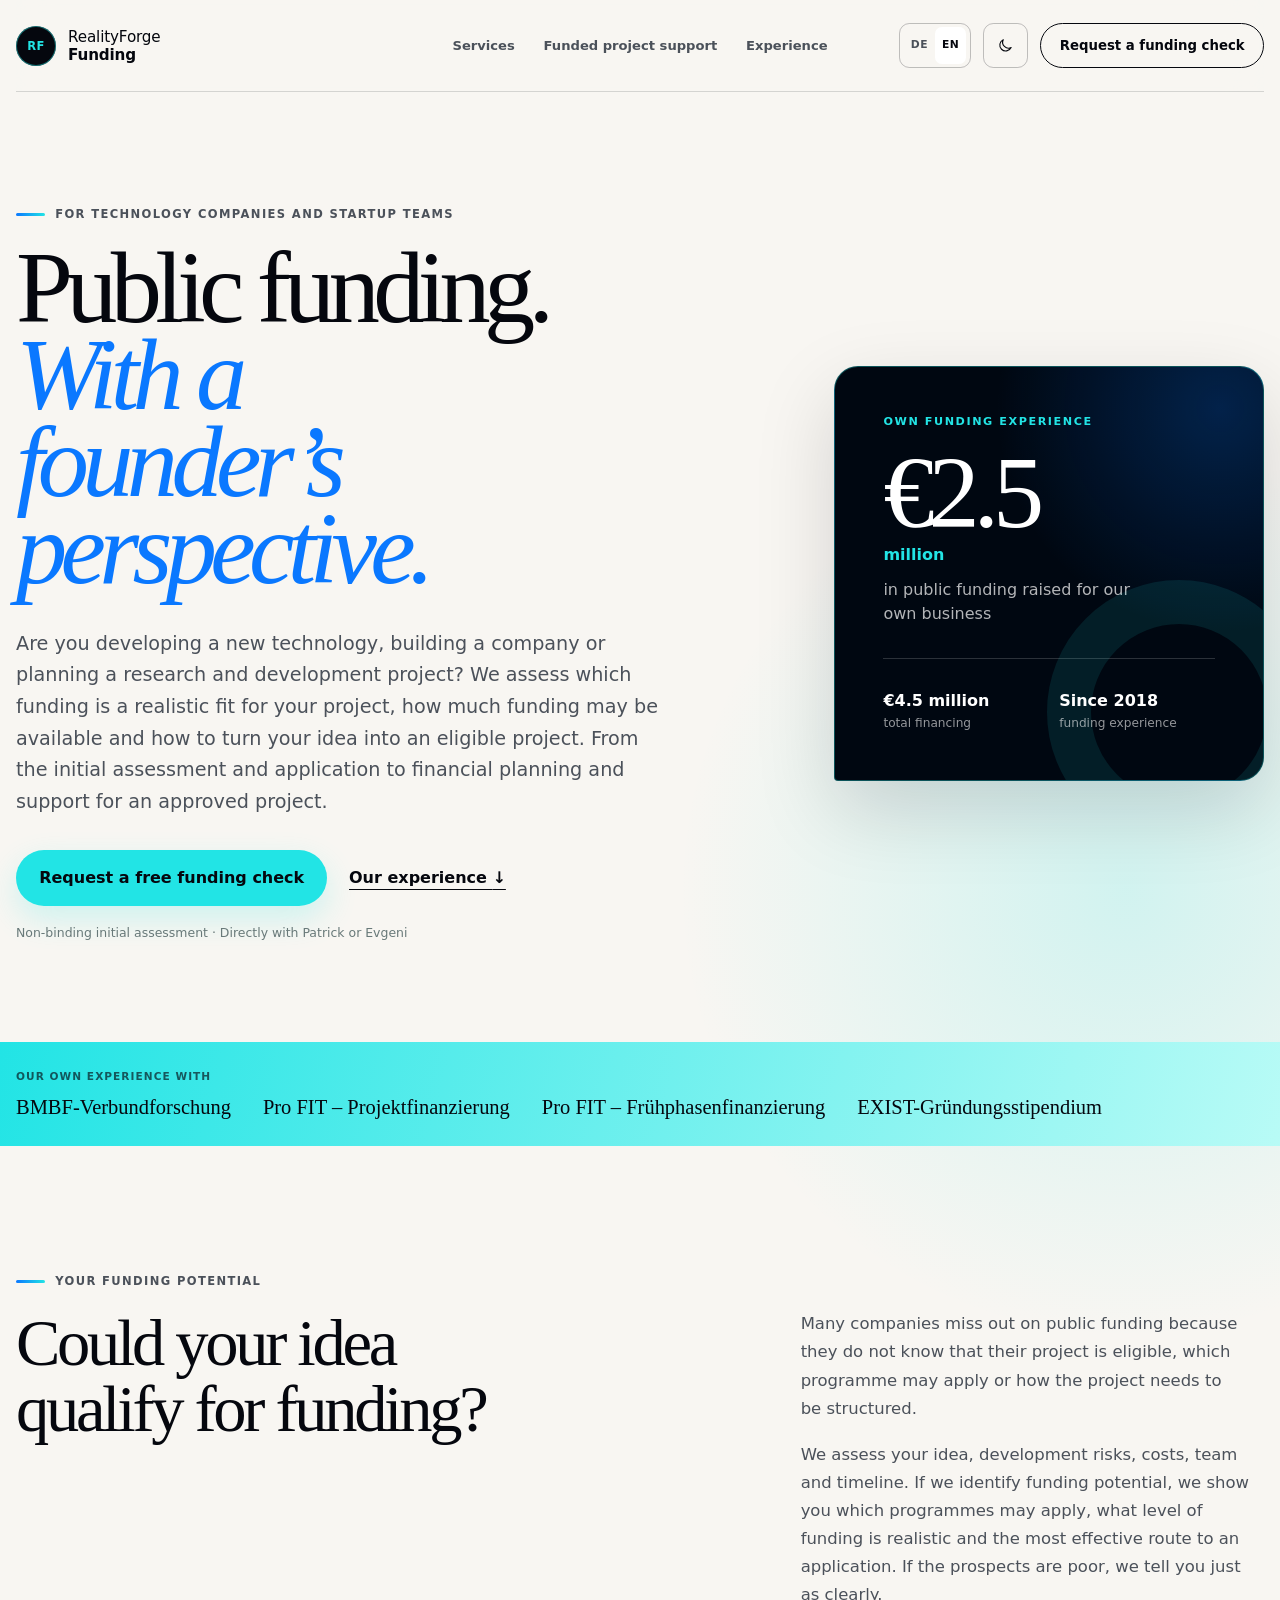
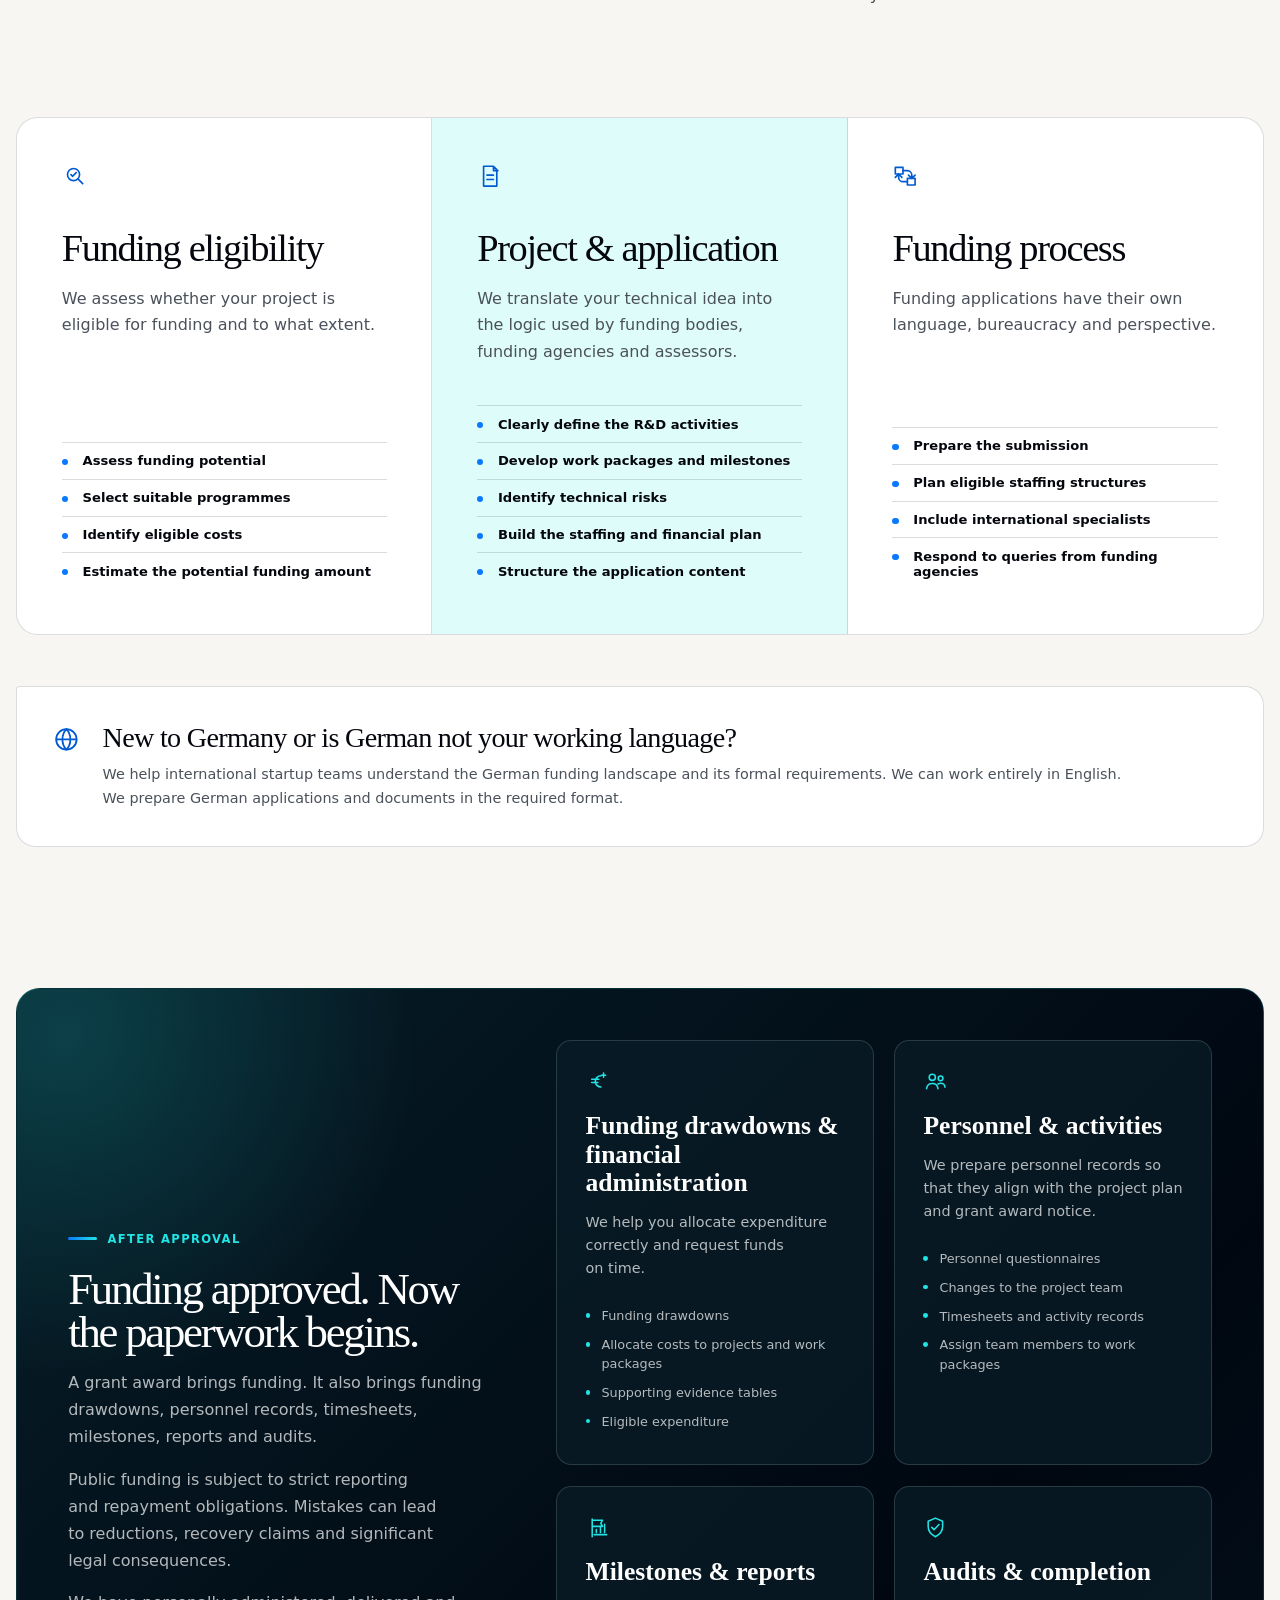
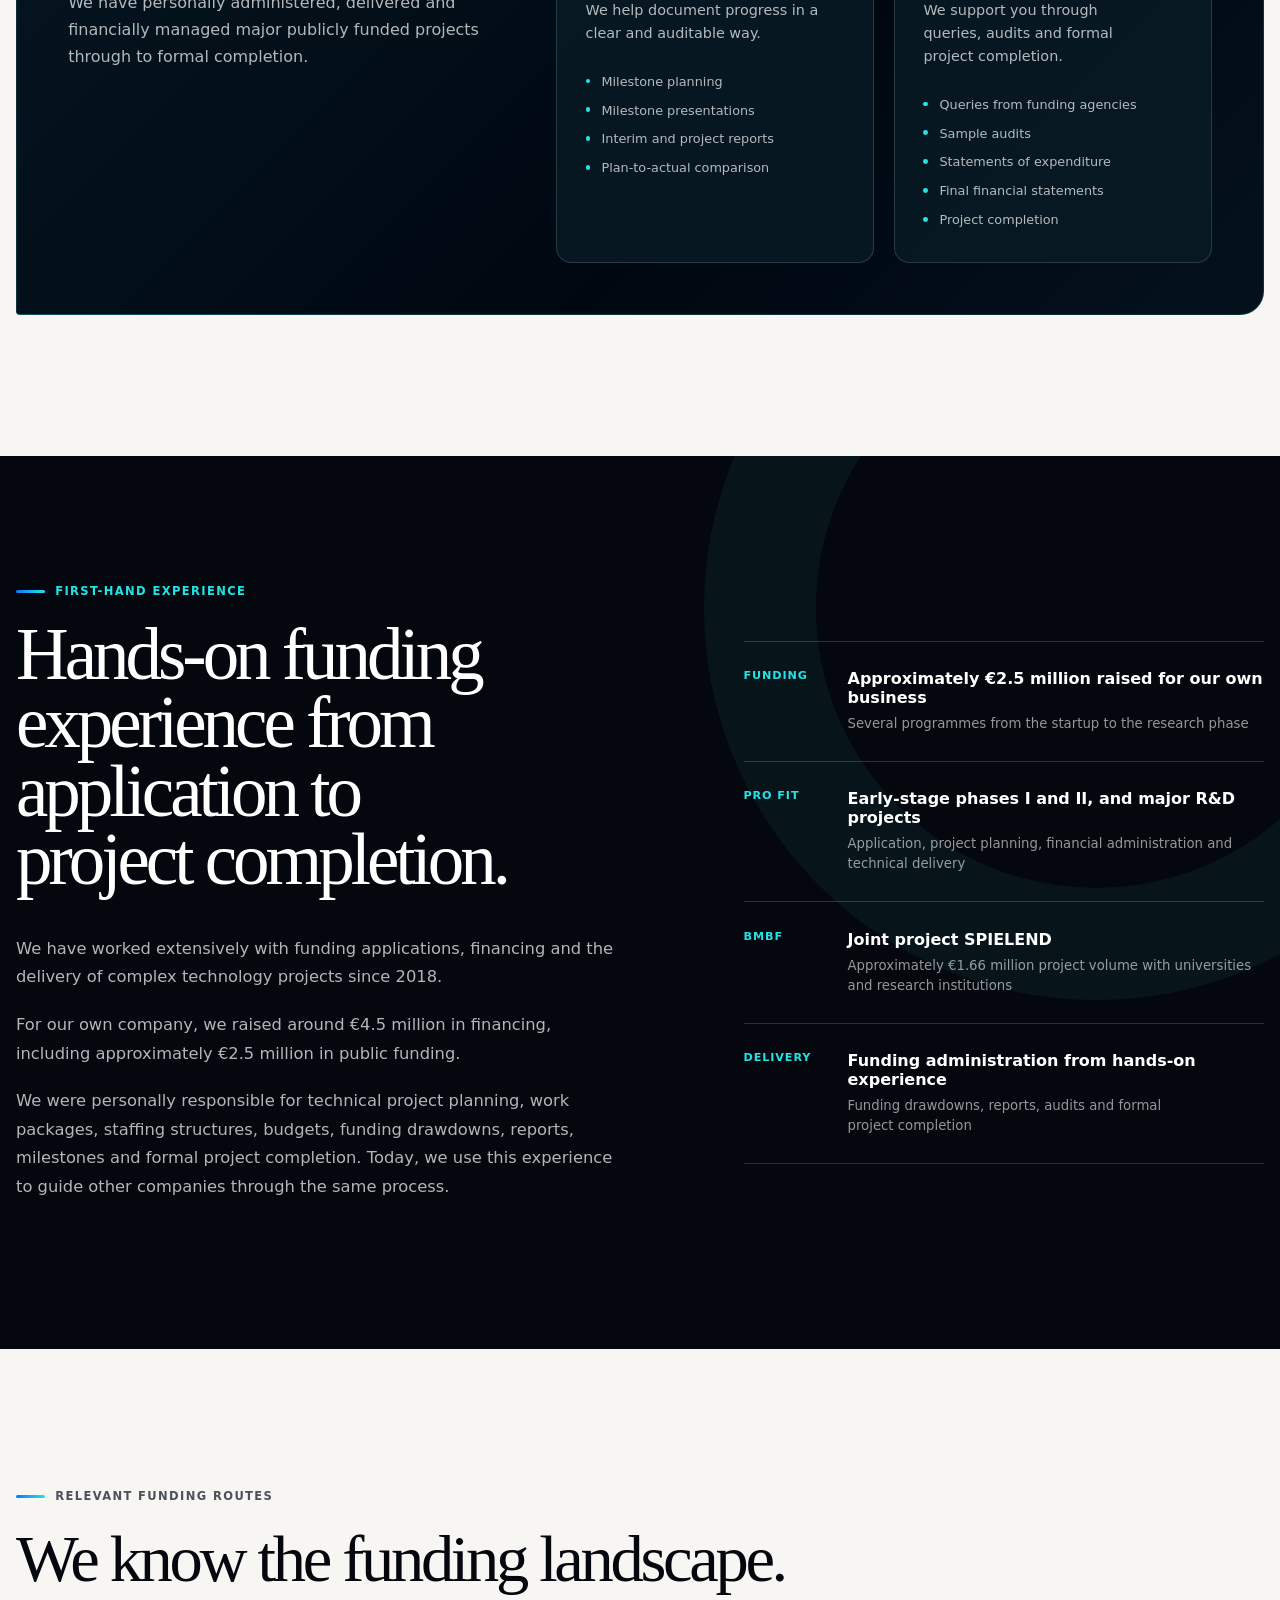
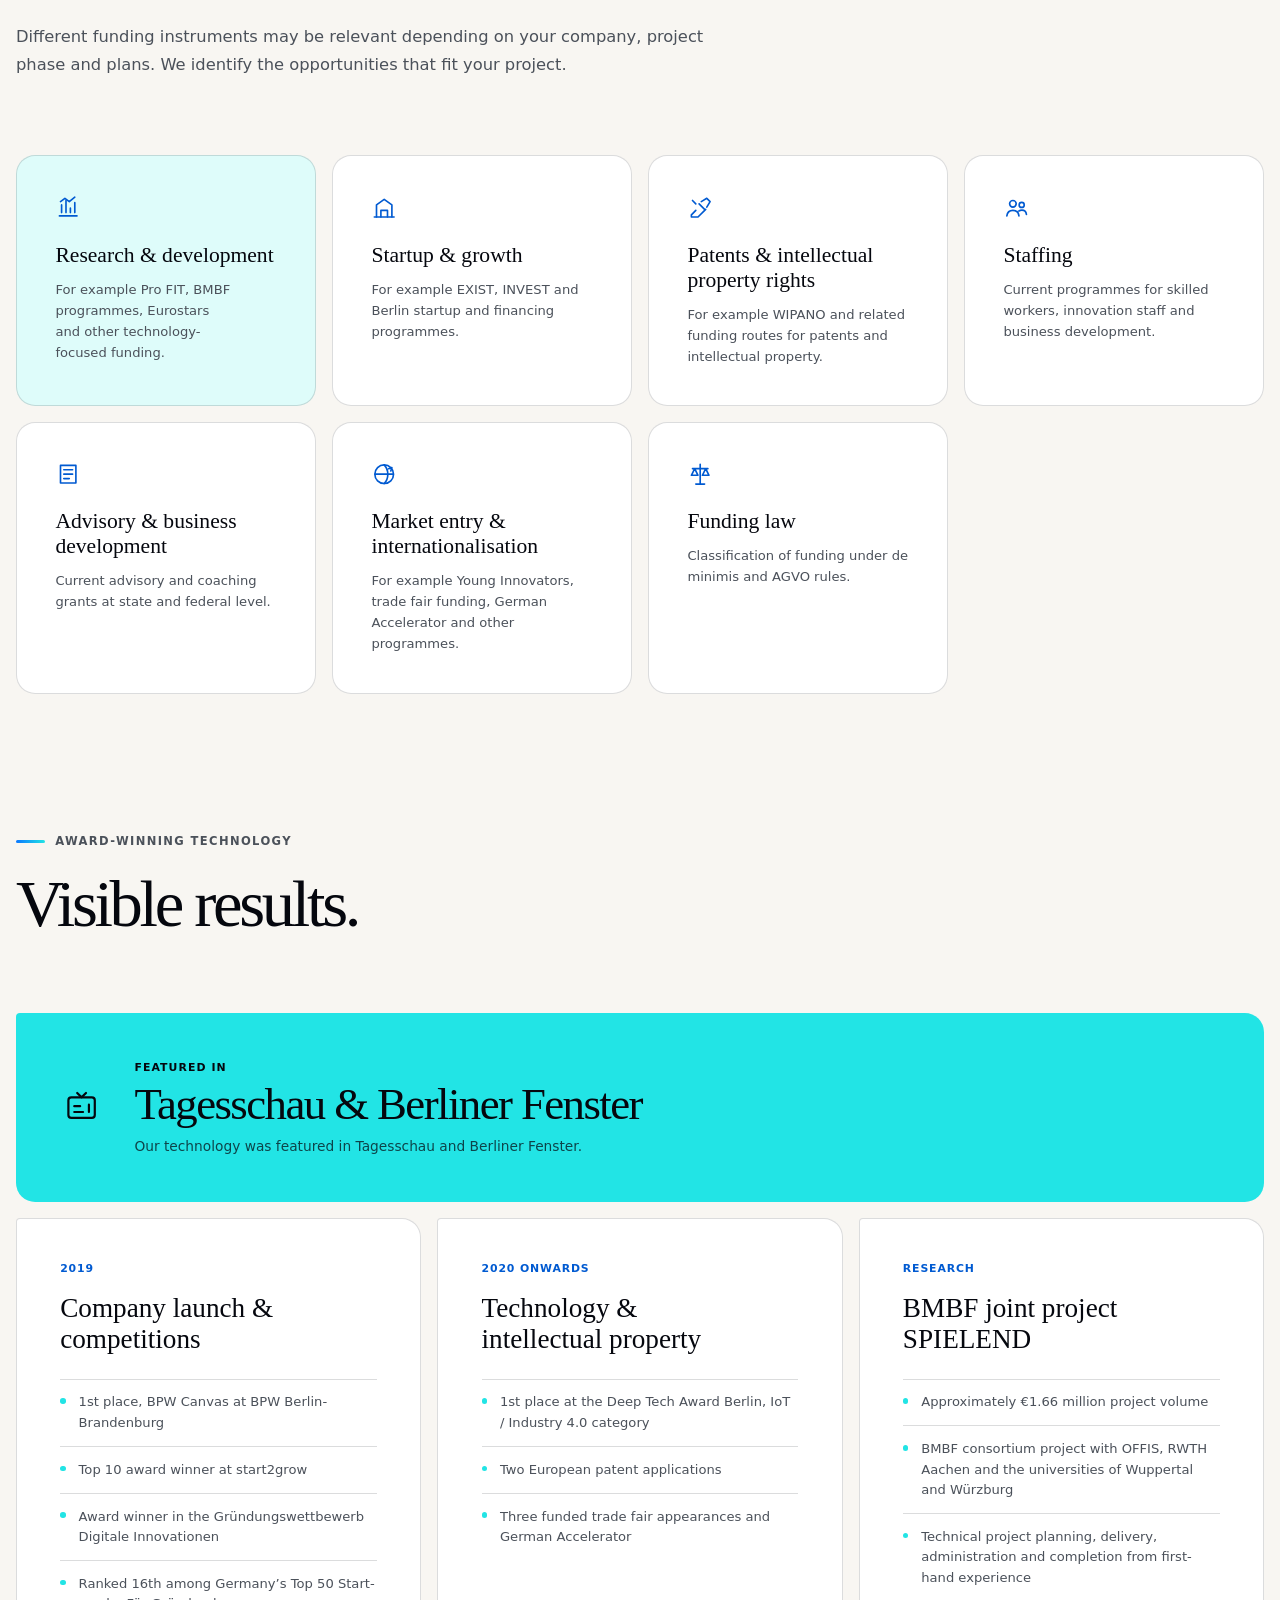
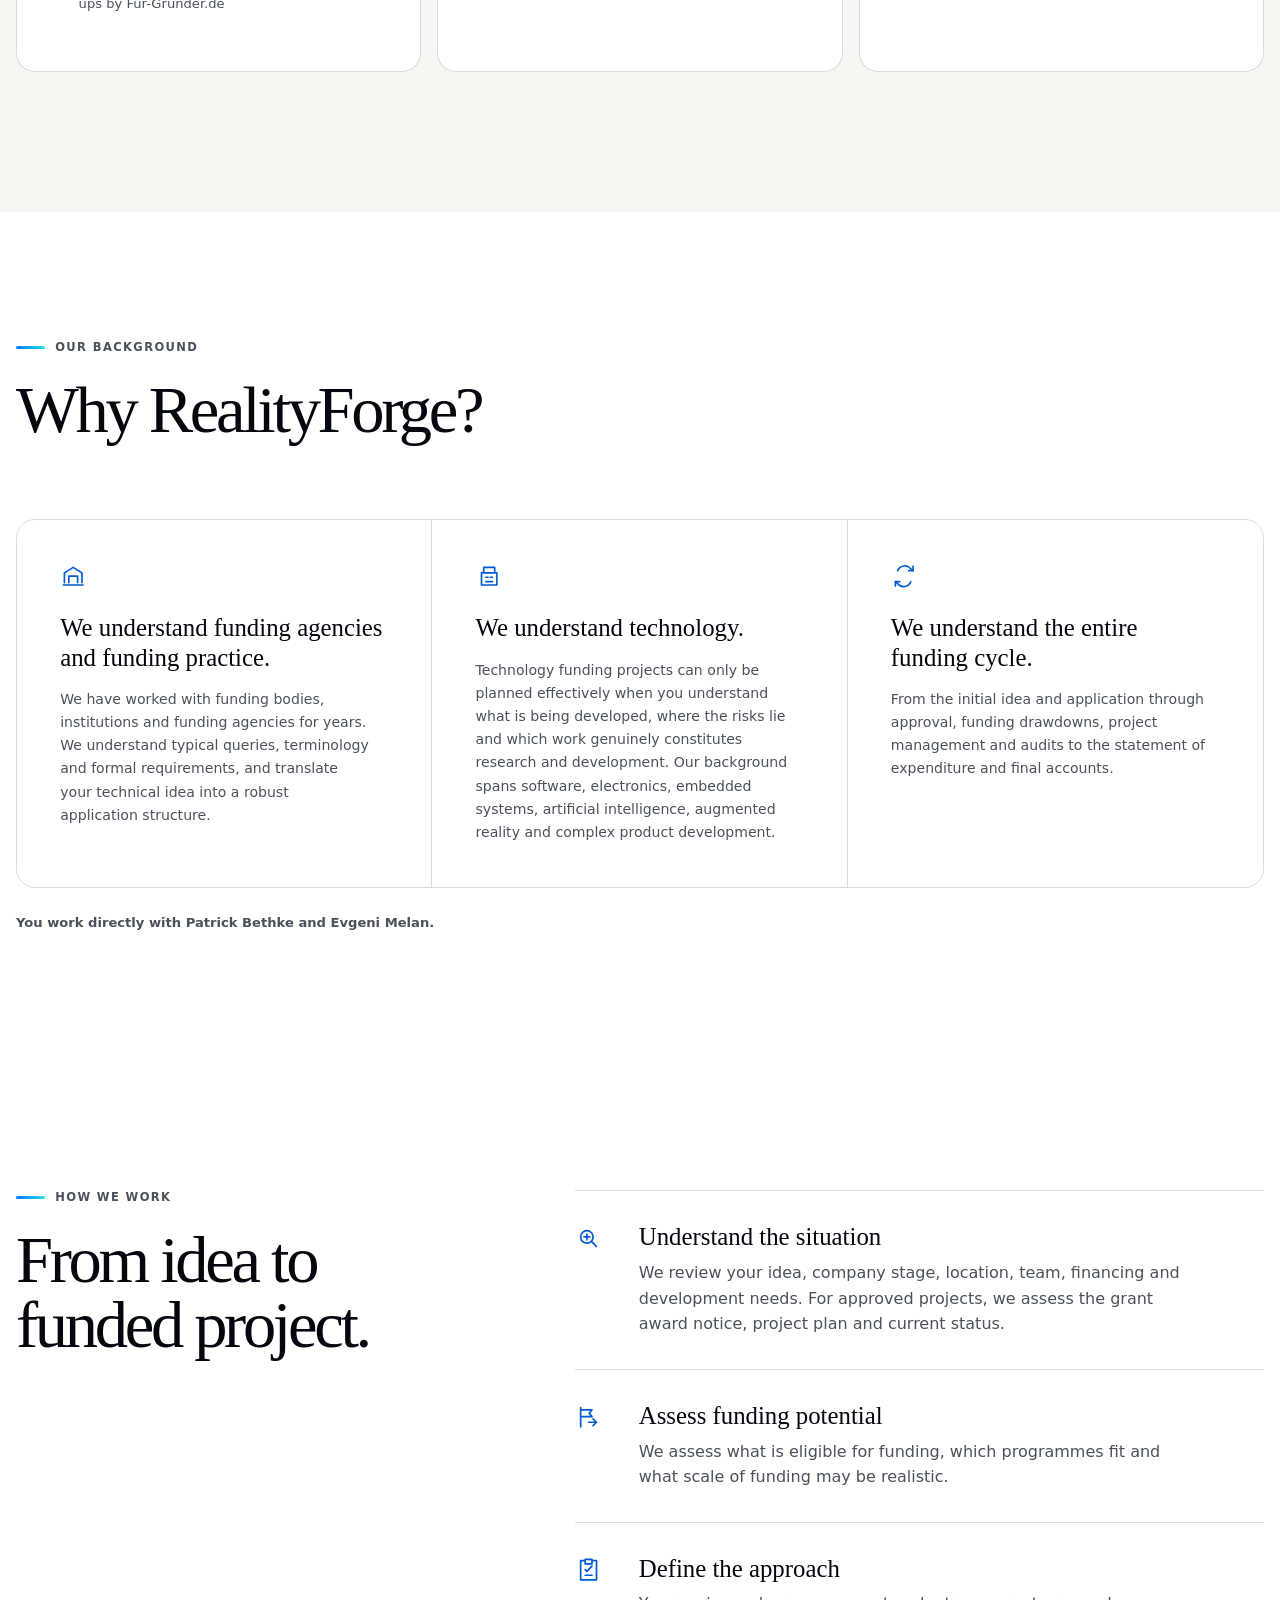
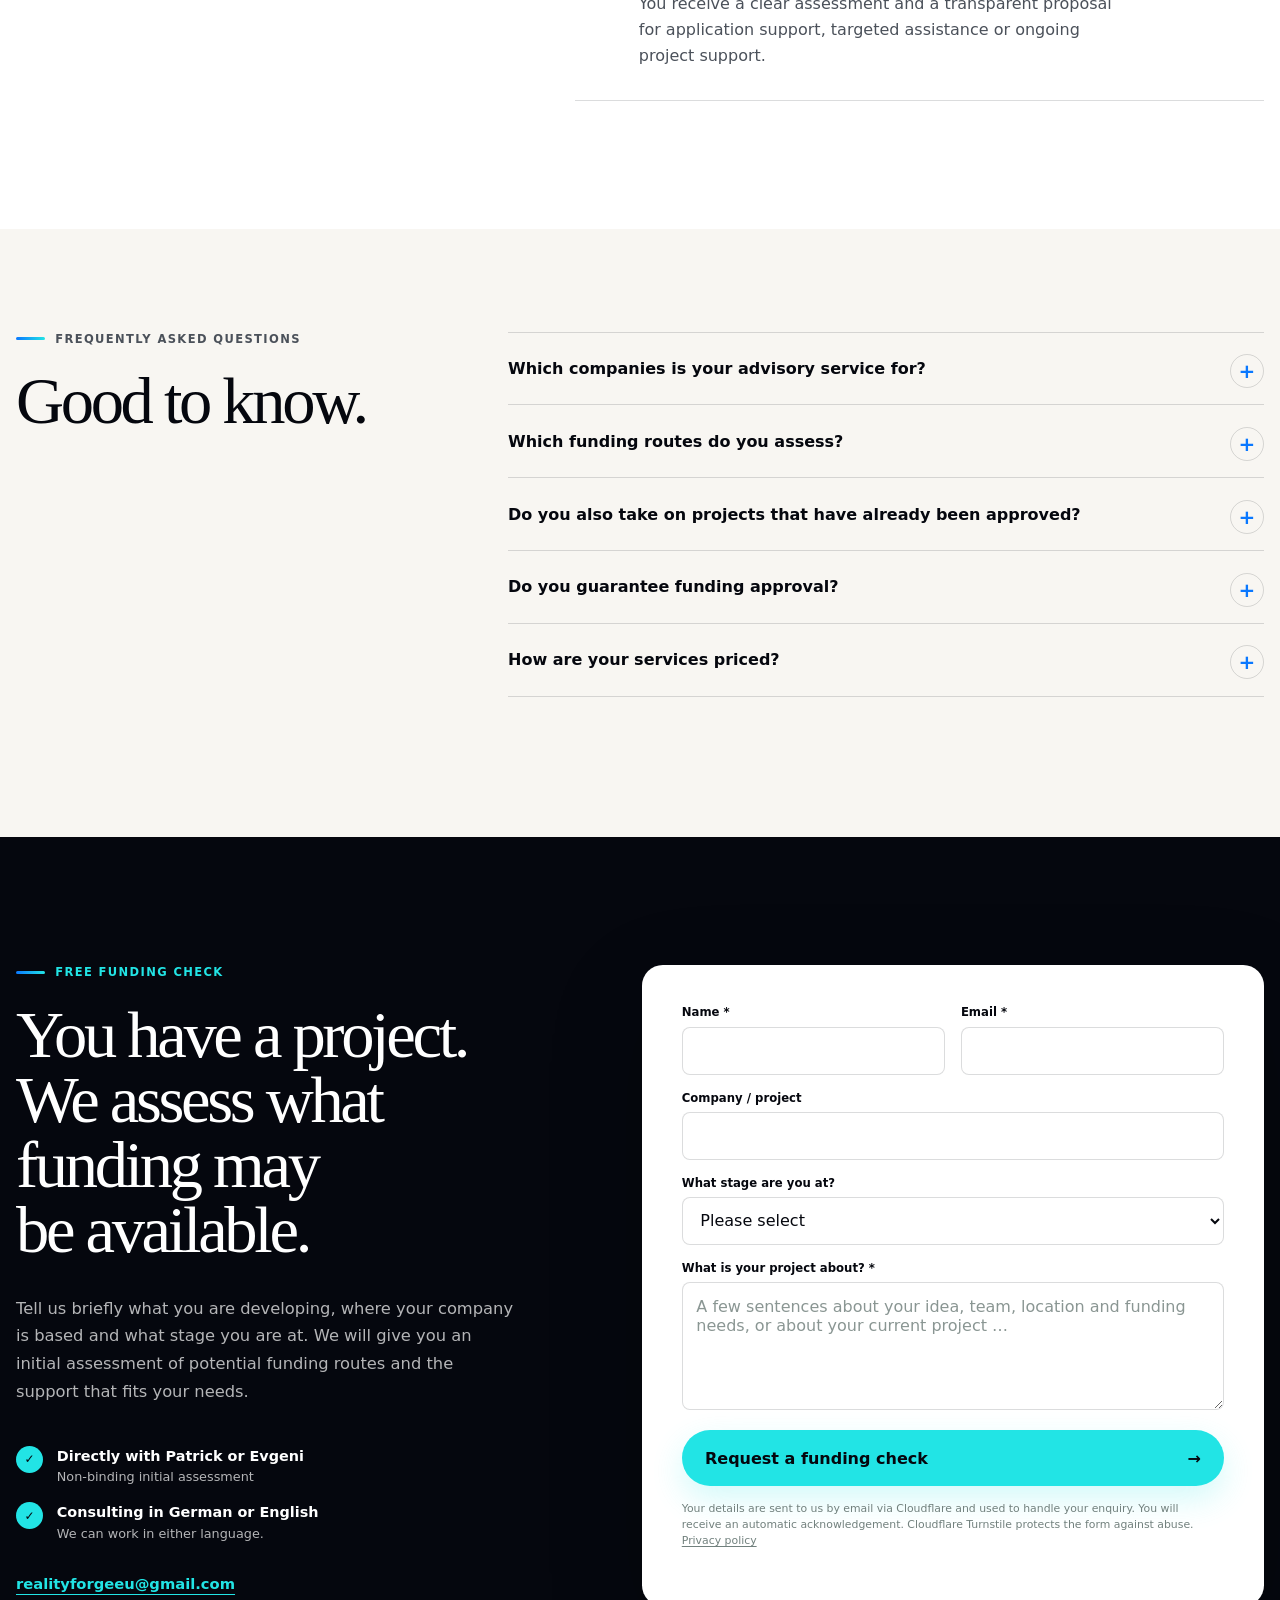
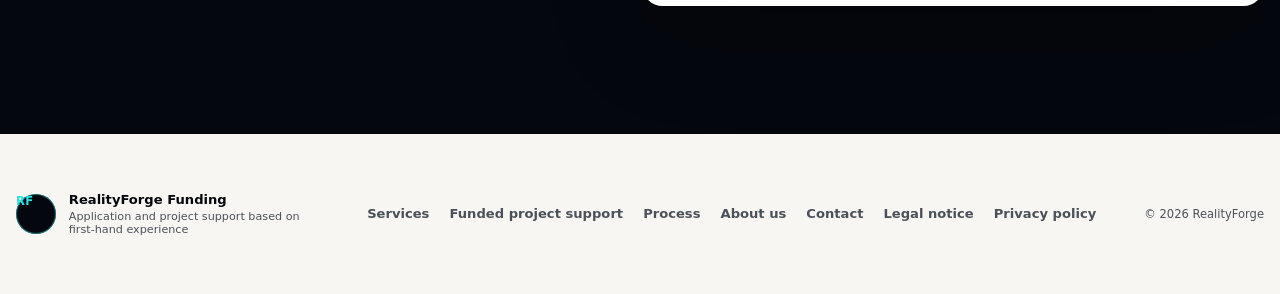
<file: en/index.html>
<!doctype html>
<html lang="en">
  <head>
    <meta charset="utf-8">
    <meta name="viewport" content="width=device-width, initial-scale=1">
    <meta name="description" content="RealityForge assesses funding potential, likely funding amounts and suitable programmes, and supports applications and approved public funding projects.">
    <meta name="theme-color" content="#f8f6f2">
    <meta property="og:type" content="website">
    <meta property="og:locale" content="en_GB">
    <meta property="og:title" content="Public funding. With a founder’s perspective.">
    <meta property="og:description" content="Assess funding potential, develop eligible projects and manage approved public funding projects with experienced support.">
    <meta property="og:url" content="https://foerderungen.realityforge.eu/en/">
    <meta property="og:image" content="https://foerderungen.realityforge.eu/public/og.png">
    <meta property="og:image:width" content="1200">
    <meta property="og:image:height" content="630">
    <meta property="og:image:alt" content="Public funding. With a founder’s perspective. Funding advisory for startups in Berlin and Brandenburg.">
    <meta name="twitter:card" content="summary_large_image">
    <meta name="twitter:title" content="Public funding. With a founder’s perspective.">
    <meta name="twitter:description" content="Assess funding potential, develop eligible projects and manage approved public funding projects with experienced support.">
    <meta name="twitter:image" content="https://foerderungen.realityforge.eu/public/og.png">
    <link rel="canonical" href="https://foerderungen.realityforge.eu/en/">
    <link rel="alternate" hreflang="de" href="https://foerderungen.realityforge.eu/">
    <link rel="alternate" hreflang="en" href="https://foerderungen.realityforge.eu/en/">
    <link rel="alternate" hreflang="x-default" href="https://foerderungen.realityforge.eu/">
    <title>RealityForge Public Funding Advisory · Berlin &amp; Brandenburg</title>
    <script>
      (() => {
        const themeColor = document.querySelector('meta[name="theme-color"]');
        const themeStorageKey = "realityforge-theme";
        let theme = "light";

        try {
          const savedTheme = localStorage.getItem(themeStorageKey);
          theme = savedTheme === "light" || savedTheme === "dark"
            ? savedTheme
            : window.matchMedia("(prefers-color-scheme: dark)").matches ? "dark" : "light";
        } catch (error) {
          theme = window.matchMedia("(prefers-color-scheme: dark)").matches ? "dark" : "light";
        }

        document.documentElement.dataset.theme = theme;
        document.documentElement.style.colorScheme = theme;
        themeColor.setAttribute("content", theme === "dark" ? "#090d14" : "#f8f6f2");
      })();
    </script>
    <link rel="stylesheet" href="/styles.css?v=contact-20260923">
    <script src="/script.js?v=contact-confirmation-20260923" defer></script>
    <script src="https://challenges.cloudflare.com/turnstile/v0/api.js" async defer></script>
  </head>
  <body>
    <a class="skip-link" href="#main-content">Skip to content</a>

    <header class="site-header">
      <a class="brand" href="#top" aria-label="RealityForge public funding advisory – Home">
        <span class="brand-mark" aria-hidden="true">RF</span>
        <span>RealityForge <strong>Funding</strong></span>
      </a>
      <nav class="main-nav" aria-label="Main navigation">
        <a href="#leistungen">Services</a>
        <a href="#projektbetreuung">Funded project support</a>
        <a href="#erfahrung">Experience</a>
      </nav>
      <div class="header-actions">
        <nav class="language-switch" aria-label="Language selection">
          <a class="language-option" href="/" hreflang="de" lang="de" data-language-link data-language-path="/">DE</a>
          <span class="language-option" aria-current="page">EN</span>
        </nav>
        <button class="theme-toggle" type="button" aria-label="Switch to light mode" aria-pressed="false">
          <svg class="theme-icon theme-icon-sun" viewBox="0 0 24 24" aria-hidden="true">
            <circle cx="12" cy="12" r="3.5"></circle>
            <path d="M12 2v2M12 20v2M4.93 4.93l1.42 1.42M17.65 17.65l1.42 1.42M2 12h2M20 12h2M4.93 19.07l1.42-1.42M17.65 6.35l1.42-1.42"></path>
          </svg>
          <svg class="theme-icon theme-icon-moon" viewBox="0 0 24 24" aria-hidden="true">
            <path d="M20.2 15.1A8.5 8.5 0 0 1 8.9 3.8 8.5 8.5 0 1 0 20.2 15.1Z"></path>
          </svg>
        </button>
        <a class="header-cta" href="#kontakt">Request a funding check</a>
      </div>
    </header>

    <main id="main-content">
      <section class="hero" id="top" aria-labelledby="hero-title">
        <div class="hero-copy">
          <p class="eyebrow"><span></span> For technology companies and startup teams</p>
          <h1 id="hero-title">Public funding.<br><em>With a founder’s perspective.</em></h1>
          <p class="hero-lead">
            Are you developing a new technology, building a company or planning a research and development project? We assess which funding is a realistic fit for your project, how much funding may be available and how to turn your idea into an eligible project. From the initial assessment and application to financial planning and support for an approved project.
          </p>
          <div class="hero-actions">
            <a class="button button-primary" href="#kontakt">Request a free funding check</a>
            <a class="text-link" href="#erfahrung">Our experience <span aria-hidden="true">↓</span></a>
          </div>
          <p class="hero-note">Non-binding initial assessment · Directly with Patrick or Evgeni</p>
        </div>

        <aside class="funding-card" aria-label="Our financing experience">
          <p class="card-kicker">Own funding experience</p>
          <p class="card-number">€2.5 <span>million</span></p>
          <p class="card-label">in public funding raised for our own business</p>
          <div class="card-rule"></div>
          <div class="card-meta">
            <div><strong>€4.5 million</strong><span>total financing</span></div>
            <div><strong>Since 2018</strong><span>funding experience</span></div>
          </div>
        </aside>
      </section>

      <section class="trust-strip" aria-label="Selected experience">
        <p>Our own experience with</p>
        <ul>
          <li>BMBF-Verbundforschung</li>
          <li>Pro FIT – Projektfinanzierung</li>
          <li>Pro FIT – Frühphasenfinanzierung</li>
          <li>EXIST-Gründungsstipendium</li>
        </ul>
      </section>

      <section class="section section-intro" id="leistungen" aria-labelledby="services-title">
        <p class="eyebrow section-intro-eyebrow reveal"><span></span> Your funding potential</p>
        <div class="section-heading reveal">
          <h2 id="services-title">Could your idea qualify for funding?</h2>
        </div>
        <div class="section-copy reveal">
          <p>
            Many companies miss out on public funding because they do not know that their project is eligible, which programme may apply or how the project needs to be structured.
          </p>
          <p>
            We assess your idea, development risks, costs, team and timeline. If we identify funding potential, we show you which programmes may apply, what level of funding is realistic and the most effective route to an application. If the prospects are poor, we tell you just as clearly.
          </p>
        </div>
      </section>

      <section class="service-grid" aria-label="Our services">
        <article class="service-card reveal">
          <svg class="line-icon service-icon" viewBox="0 0 24 24" aria-hidden="true"><circle cx="10.5" cy="10.5" r="5.5"></circle><path d="m14.5 14.5 4.3 4.3M8.2 10.6l1.5 1.5 3.2-3.4"></path></svg>
          <h3>Funding eligibility</h3>
          <p>We assess whether your project is eligible for funding and to what extent.</p>
          <ul>
            <li>Assess funding potential</li>
            <li>Select suitable programmes</li>
            <li>Identify eligible costs</li>
            <li>Estimate the potential funding amount</li>
          </ul>
        </article>
        <article class="service-card service-card-accent reveal">
          <svg class="line-icon service-icon" viewBox="0 0 24 24" aria-hidden="true"><path d="M6 3h9l3 3v15H6zM15 3v4h4M9 11h6M9 15h6"></path></svg>
          <h3>Project & application</h3>
          <p>We translate your technical idea into the logic used by funding bodies, funding agencies and assessors.</p>
          <ul>
            <li>Clearly define the R&D activities</li>
            <li>Develop work packages and milestones</li>
            <li>Identify technical risks</li>
            <li>Build the staffing and financial plan</li>
            <li>Structure the application content</li>
          </ul>
        </article>
        <article class="service-card reveal">
          <svg class="line-icon service-icon" viewBox="0 0 24 24" aria-hidden="true"><rect x="3" y="4" width="7" height="6"></rect><rect x="14" y="14" width="7" height="6"></rect><path d="M10 7h4a4 4 0 0 1 4 4v3M15 11l3 3 3-3M14 17h-4a4 4 0 0 1-4-4v-3M9 13l-3-3-3 3"></path></svg>
          <h3>Funding process</h3>
          <p>Funding applications have their own language, bureaucracy and perspective.</p>
          <ul>
            <li>Prepare the submission</li>
            <li>Plan eligible staffing structures</li>
            <li>Include international specialists</li>
            <li>Respond to queries from funding agencies</li>
          </ul>
        </article>
      </section>

      <aside class="international-note reveal" aria-labelledby="international-title">
        <svg class="line-icon international-icon" viewBox="0 0 24 24" aria-hidden="true"><circle cx="12" cy="12" r="8.5"></circle><path d="M3.8 12h16.4M12 3.5c2.2 2.3 3.3 5.1 3.3 8.5S14.2 18.2 12 20.5M12 3.5C9.8 5.8 8.7 8.6 8.7 12s1.1 6.2 3.3 8.5"></path></svg>
        <div>
          <h2 id="international-title">New to Germany or is German not your working language?</h2>
          <p>We help international startup teams understand the German funding landscape and its formal requirements. We can work entirely in English. We prepare German applications and documents in the required format.</p>
        </div>
      </aside>

      <section class="project-support-section" id="projektbetreuung" aria-labelledby="project-support-title">
        <div class="project-support-copy reveal">
          <p class="eyebrow eyebrow-light"><span></span> After approval</p>
          <h2 id="project-support-title">Funding approved. Now the paperwork begins.</h2>
          <p>
            A grant award brings funding. It also brings funding drawdowns, personnel records, timesheets, milestones, reports and audits.
          </p>
          <p>
            Public funding is subject to strict reporting and repayment obligations. Mistakes can lead to reductions, recovery claims and significant legal consequences.
          </p>
          <p>
            We have personally administered, delivered and financially managed major publicly funded projects through to formal completion.
          </p>
        </div>
        <div class="support-grid reveal">
          <article>
            <svg class="line-icon support-icon" viewBox="0 0 24 24" aria-hidden="true"><path d="M14.5 6.5A5.5 5.5 0 1 0 14.5 17.5M5.5 10h7M5.5 13h6"></path><path d="M17 4v4M15 6h4"></path></svg>
            <h3>Funding drawdowns & financial administration</h3>
            <p>We help you allocate expenditure correctly and request funds on time.</p>
            <ul>
              <li>Funding drawdowns</li>
              <li>Allocate costs to projects and work packages</li>
              <li>Supporting evidence tables</li>
              <li>Eligible expenditure</li>
            </ul>
          </article>
          <article>
            <svg class="line-icon support-icon" viewBox="0 0 24 24" aria-hidden="true"><circle cx="9" cy="8" r="3"></circle><circle cx="17" cy="9" r="2.3"></circle><path d="M3.5 19c.4-3.3 2.4-5 5.5-5s5.1 1.7 5.5 5M14.5 14.5c.8-.5 1.7-.7 2.7-.7 2.3 0 3.8 1.3 4.1 3.8"></path></svg>
            <h3>Personnel & activities</h3>
            <p>We prepare personnel records so that they align with the project plan and grant award notice.</p>
            <ul>
              <li>Personnel questionnaires</li>
              <li>Changes to the project team</li>
              <li>Timesheets and activity records</li>
              <li>Assign team members to work packages</li>
            </ul>
          </article>
          <article>
            <svg class="line-icon support-icon" viewBox="0 0 24 24" aria-hidden="true"><path d="M6 21V4M6 5h10l-1.7 3L16 11H6"></path><path d="M10 17v-3M14 17v-5M18 17V9M8 19h12"></path></svg>
            <h3>Milestones & reports</h3>
            <p>We help document progress in a clear and auditable way.</p>
            <ul>
              <li>Milestone planning</li>
              <li>Milestone presentations</li>
              <li>Interim and project reports</li>
              <li>Plan-to-actual comparison</li>
            </ul>
          </article>
          <article>
            <svg class="line-icon support-icon" viewBox="0 0 24 24" aria-hidden="true"><path d="M12 3 19 6v5.2c0 4.4-2.7 7.7-7 9.8-4.3-2.1-7-5.4-7-9.8V6z"></path><path d="m8.5 12 2.2 2.2 4.8-5"></path></svg>
            <h3>Audits & completion</h3>
            <p>We support you through queries, audits and formal project completion.</p>
            <ul>
              <li>Queries from funding agencies</li>
              <li>Sample audits</li>
              <li>Statements of expenditure</li>
              <li>Final financial statements</li>
              <li>Project completion</li>
            </ul>
          </article>
        </div>
      </section>

      <section class="experience-section" id="erfahrung" aria-labelledby="experience-title">
        <div class="experience-story reveal">
          <p class="eyebrow eyebrow-light"><span></span> First-hand experience</p>
          <h2 id="experience-title">Hands-on funding experience from application to project completion.</h2>
          <p>
            We have worked extensively with funding applications, financing and the delivery of complex technology projects since 2018.
          </p>
          <p>
            For our own company, we raised around €4.5 million in financing, including approximately €2.5 million in public funding.
          </p>
          <p>
            We were personally responsible for technical project planning, work packages, staffing structures, budgets, funding drawdowns, reports, milestones and formal project completion. Today, we use this experience to guide other companies through the same process.
          </p>
        </div>

        <div class="milestones reveal" aria-label="Our milestones">
          <div class="milestone">
            <span>Funding</span>
            <div><strong>Approximately €2.5 million raised for our own business</strong><p>Several programmes from the startup to the research phase</p></div>
          </div>
          <div class="milestone">
            <span>Pro FIT</span>
            <div><strong>Early-stage phases I and II, and major R&D projects</strong><p>Application, project planning, financial administration and technical delivery</p></div>
          </div>
          <div class="milestone">
            <span>BMBF</span>
            <div><strong>Joint project SPIELEND</strong><p>Approximately €1.66 million project volume with universities and research institutions</p></div>
          </div>
          <div class="milestone">
            <span>Delivery</span>
            <div><strong>Funding administration from hands-on experience</strong><p>Funding drawdowns, reports, audits and formal project completion</p></div>
          </div>
        </div>
      </section>

      <section class="program-section" aria-labelledby="program-title">
        <div class="program-heading reveal">
          <p class="eyebrow"><span></span> Relevant funding routes</p>
          <h2 id="program-title">We know the funding landscape.</h2>
          <p>
            Different funding instruments may be relevant depending on your company, project phase and plans. We identify the opportunities that fit your project.
          </p>
        </div>
        <div class="program-groups">
          <article class="program-card program-card-primary reveal">
            <svg class="line-icon program-icon" viewBox="0 0 24 24" aria-hidden="true"><path d="M4 19h16M6 16V9M10 16V5M14 16v-4M18 16V7"></path><path d="m5 6 4-3 4 3 5-4"></path></svg>
            <h3>Research & development</h3>
            <p>For example Pro FIT, BMBF programmes, Eurostars and other technology-focused funding.</p>
          </article>
          <article class="program-card reveal">
            <svg class="line-icon program-icon" viewBox="0 0 24 24" aria-hidden="true"><path d="M5 20V9l7-5 7 5v11M9 20v-6h6v6"></path><path d="M3 20h18"></path></svg>
            <h3>Startup & growth</h3>
            <p>For example EXIST, INVEST and Berlin startup and financing programmes.</p>
          </article>
          <article class="program-card reveal">
            <svg class="line-icon program-icon" viewBox="0 0 24 24" aria-hidden="true"><path d="M8 14 4 18v2h6l7-7"></path><path d="m13 6 5-3 3 3-3 5M11 8l5 5M5 5l3 3"></path></svg>
            <h3>Patents & intellectual property rights</h3>
            <p>For example WIPANO and related funding routes for patents and intellectual property.</p>
          </article>
          <article class="program-card reveal">
            <svg class="line-icon program-icon" viewBox="0 0 24 24" aria-hidden="true"><circle cx="9" cy="8" r="3"></circle><circle cx="17" cy="9" r="2.3"></circle><path d="M3.5 19c.4-3.3 2.4-5 5.5-5s5.1 1.7 5.5 5M14.5 14.5c.8-.5 1.7-.7 2.7-.7 2.3 0 3.8 1.3 4.1 3.8"></path></svg>
            <h3>Staffing</h3>
            <p>Current programmes for skilled workers, innovation staff and business development.</p>
          </article>
          <article class="program-card reveal">
            <svg class="line-icon program-icon" viewBox="0 0 24 24" aria-hidden="true"><path d="M5 4h14v16H5zM8 8h8M8 12h8M8 16h5"></path></svg>
            <h3>Advisory & business development</h3>
            <p>Current advisory and coaching grants at state and federal level.</p>
          </article>
          <article class="program-card reveal">
            <svg class="line-icon program-icon" viewBox="0 0 24 24" aria-hidden="true"><circle cx="12" cy="12" r="8.5"></circle><path d="M3.8 12h16.4M12 3.5c2.2 2.3 3.3 5.1 3.3 8.5S14.2 18.2 12 20.5"></path><path d="m16 7 3-1-1 3"></path></svg>
            <h3>Market entry & internationalisation</h3>
            <p>For example Young Innovators, trade fair funding, German Accelerator and other programmes.</p>
          </article>
          <article class="program-card reveal">
            <svg class="line-icon program-icon" viewBox="0 0 24 24" aria-hidden="true"><path d="M12 3v18M5 7h14M7 7l-3 6h6zM17 7l-3 6h6z"></path><path d="M8 21h8"></path></svg>
            <h3>Funding law</h3>
            <p>Classification of funding under de minimis and AGVO rules.</p>
          </article>
        </div>
      </section>

      <section class="proof-section" aria-labelledby="proof-title">
        <div class="proof-heading reveal">
          <p class="eyebrow"><span></span> Award-winning technology</p>
          <h2 id="proof-title">Visible results.</h2>
        </div>
        <div class="media-feature reveal">
          <svg class="line-icon media-icon" viewBox="0 0 24 24" aria-hidden="true"><rect x="3" y="5" width="18" height="14" rx="2"></rect><path d="m9 2 3 3 3-3M7 15h6M7 11h4M17 10v5"></path></svg>
          <div>
            <p>Featured in</p>
            <h3>Tagesschau & Berliner Fenster</h3>
            <span>Our technology was featured in Tagesschau and Berliner Fenster.</span>
          </div>
        </div>
        <div class="proof-grid">
          <article class="proof-card reveal">
            <p class="proof-year">2019</p>
            <h3>Company launch & competitions</h3>
            <ul>
              <li>1st place, BPW Canvas at BPW Berlin-Brandenburg</li>
              <li>Top 10 award winner at start2grow</li>
              <li>Award winner in the Gründungswettbewerb Digitale Innovationen</li>
              <li>Ranked 16th among Germany’s Top 50 Start-ups by Für-Gründer.de</li>
            </ul>
          </article>
          <article class="proof-card reveal">
            <p class="proof-year">2020 onwards</p>
            <h3>Technology & intellectual property</h3>
            <ul>
              <li>1st place at the Deep Tech Award Berlin, IoT / Industry 4.0 category</li>
              <li>Two European patent applications</li>
              <li>Three funded trade fair appearances and German Accelerator</li>
            </ul>
          </article>
          <article class="proof-card reveal">
            <p class="proof-year">Research</p>
            <h3>BMBF joint project SPIELEND</h3>
            <ul>
              <li>Approximately €1.66 million project volume</li>
              <li>BMBF consortium project with OFFIS, RWTH Aachen and the universities of Wuppertal and Würzburg</li>
              <li>Technical project planning, delivery, administration and completion from first-hand experience</li>
            </ul>
          </article>
        </div>
      </section>

      <section class="why-section" id="ueber-uns" aria-labelledby="why-title">
        <div class="why-heading reveal">
          <p class="eyebrow"><span></span> Our background</p>
          <h2 id="why-title">Why RealityForge?</h2>
        </div>
        <div class="why-grid">
          <article class="why-card reveal">
            <svg class="line-icon why-icon" viewBox="0 0 24 24" aria-hidden="true"><path d="M4 18V9l8-5 8 5v9"></path><path d="M8 18v-6h8v6M3 20h18"></path></svg>
            <h3>We understand funding agencies and funding practice.</h3>
            <p>We have worked with funding bodies, institutions and funding agencies for years. We understand typical queries, terminology and formal requirements, and translate your technical idea into a robust application structure.</p>
          </article>
          <article class="why-card reveal">
            <svg class="line-icon why-icon" viewBox="0 0 24 24" aria-hidden="true"><path d="M7 4h10v5H7zM5 9h14v11H5z"></path><path d="M9 13h2M13 13h2M9 17h6"></path></svg>
            <h3>We understand technology.</h3>
            <p>Technology funding projects can only be planned effectively when you understand what is being developed, where the risks lie and which work genuinely constitutes research and development. Our background spans software, electronics, embedded systems, artificial intelligence, augmented reality and complex product development.</p>
          </article>
          <article class="why-card reveal">
            <svg class="line-icon why-icon" viewBox="0 0 24 24" aria-hidden="true"><path d="M6 7a7 7 0 0 1 11.8-2L20 7M18 17a7 7 0 0 1-11.8 2L4 17"></path><path d="M20 3v4h-4M4 21v-4h4"></path></svg>
            <h3>We understand the entire funding cycle.</h3>
            <p>From the initial idea and application through approval, funding drawdowns, project management and audits to the statement of expenditure and final accounts.</p>
          </article>
        </div>
        <p class="why-contact reveal">You work directly with Patrick Bethke and Evgeni Melan.</p>
      </section>

      <section class="process-section" id="ablauf" aria-labelledby="process-title">
        <div class="section-heading reveal">
          <p class="eyebrow"><span></span> How we work</p>
          <h2 id="process-title">From idea to funded project.</h2>
        </div>
        <ol class="process-list">
          <li class="reveal">
            <svg class="line-icon process-icon" viewBox="0 0 24 24" aria-hidden="true"><circle cx="10.5" cy="10.5" r="5.5"></circle><path d="m14.5 14.5 4.3 4.3M8 10.5h5M10.5 8v5"></path></svg>
            <div><h3>Understand the situation</h3><p>We review your idea, company stage, location, team, financing and development needs. For approved projects, we assess the grant award notice, project plan and current status.</p></div>
          </li>
          <li class="reveal">
            <svg class="line-icon process-icon" viewBox="0 0 24 24" aria-hidden="true"><path d="M5 21V4M5 6h10l-2.5 3L15 12H5M12 17h7M16 14l3 3-3 3"></path></svg>
            <div><h3>Assess funding potential</h3><p>We assess what is eligible for funding, which programmes fit and what scale of funding may be realistic.</p></div>
          </li>
          <li class="reveal">
            <svg class="line-icon process-icon" viewBox="0 0 24 24" aria-hidden="true"><path d="M8 4H5v17h14V4h-3M9 3h6v4H9z"></path><path d="m9 12 1.5 1.5L15 9M9 17h6"></path></svg>
            <div><h3>Define the approach</h3><p>You receive a clear assessment and a transparent proposal for application support, targeted assistance or ongoing project support.</p></div>
          </li>
        </ol>
      </section>

      <section class="faq-section" aria-labelledby="faq-title">
        <div class="faq-heading reveal">
          <p class="eyebrow"><span></span> Frequently asked questions</p>
          <h2 id="faq-title">Good to know.</h2>
        </div>
        <div class="faq-list">
          <details class="reveal">
            <summary>Which companies is your advisory service for?</summary>
            <p>We focus on innovative, technology-focused startup teams and companies. We support projects from the early idea through to an approved funding project. Your location, company stage and project determine which programmes may be suitable.</p>
          </details>
          <details class="reveal">
            <summary>Which funding routes do you assess?</summary>
            <p>We assess the funding areas described above based on your location, company stage and specific project. This determines which programmes are currently suitable.</p>
          </details>
          <details class="reveal">
            <summary>Do you also take on projects that have already been approved?</summary>
            <p>Yes. We support approved projects with financial administration, personnel records, reports, audits and formal project completion. The exact scope depends on the programme and project.</p>
          </details>
          <details class="reveal">
            <summary>Do you guarantee funding approval?</summary>
            <p>Funding approval cannot be guaranteed. We provide a realistic assessment of your chances and improve the quality, clarity and funding rationale of your application. If the prospects are poor, we tell you early.</p>
          </details>
          <details class="reveal">
            <summary>How are your services priced?</summary>
            <p>Depending on complexity, we agree a small initial fee and a success fee based on the amount of funding actually approved. If funding is approved, the initial fee is credited in full. We price ongoing project support according to the work involved. Before we begin, you receive a clear example calculation.</p>
          </details>
        </div>
      </section>

      <section class="contact-section" id="kontakt" aria-labelledby="contact-title">
        <div class="contact-copy reveal">
          <p class="eyebrow eyebrow-light"><span></span> Free funding check</p>
          <h2 id="contact-title">You have a project. We assess what funding may be available.</h2>
          <p>
            Tell us briefly what you are developing, where your company is based and what stage you are at. We will give you an initial assessment of potential funding routes and the support that fits your needs.
          </p>
          <div class="contact-promise">
            <span aria-hidden="true">✓</span>
            <p><strong>Directly with Patrick or Evgeni</strong>Non-binding initial assessment</p>
          </div>
          <div class="contact-promise">
            <span aria-hidden="true">✓</span>
            <p><strong>Consulting in German or English</strong>We can work in either language.</p>
          </div>
          <a class="contact-email" href="mailto:realityforgeeu@gmail.com">realityforgeeu@gmail.com</a>
        </div>

        <form class="contact-form reveal" action="https://realityforge-foerderungen-contact.realityforgeeu.workers.dev/" method="post" aria-describedby="contact-privacy">
          <div class="field-row">
            <label>
              <span>Name *</span>
              <input type="text" name="name" autocomplete="name" maxlength="120" required>
            </label>
            <label>
              <span>Email *</span>
              <input type="email" name="email" autocomplete="email" maxlength="254" required>
            </label>
          </div>
          <label>
            <span>Company / project</span>
            <input type="text" name="startup" autocomplete="organization" maxlength="200">
          </label>
          <label>
            <span>What stage are you at?</span>
            <select name="phase">
              <option value="">Please select</option>
              <option>Idea stage / pre-incorporation</option>
              <option>Incorporated, before the first funding round</option>
              <option>Already funded / growing</option>
              <option>Funding approved / project underway</option>
              <option>Other situation</option>
            </select>
          </label>
          <label>
            <span>What is your project about? *</span>
            <textarea name="message" rows="5" maxlength="5000" required placeholder="A few sentences about your idea, team, location and funding needs, or about your current project …"></textarea>
          </label>
          <div class="form-honeypot" aria-hidden="true" inert>
            <label>Website (leave blank)<input type="text" name="website" tabindex="-1" autocomplete="off"></label>
          </div>
          <div class="cf-turnstile" data-sitekey="0x4AAAAAAFBBonMTab_lwZoF" data-action="contact" data-appearance="interaction-only" data-size="compact" data-language="en"></div>
          <button class="button button-primary button-submit" type="submit" disabled><span class="submit-label">Request a funding check</span> <span aria-hidden="true">→</span></button>
          <p class="form-note" id="contact-privacy">Your details are sent to us by email via Cloudflare and used to handle your enquiry. You will receive an automatic acknowledgement. Cloudflare Turnstile protects the form against abuse. <a href="https://realityforge.eu/privacy-policy/">Privacy policy</a></p>
          <noscript><p class="form-note">The form requires JavaScript. Alternatively, email <a href="mailto:realityforgeeu@gmail.com">realityforgeeu@gmail.com</a>.</p></noscript>
          <p class="form-status" role="status" aria-live="polite" aria-atomic="true" tabindex="-1"></p>
        </form>
      </section>
    </main>

    <footer class="site-footer">
      <div class="footer-brand">
        <span class="brand-mark" aria-hidden="true">RF</span>
        <p><strong>RealityForge Funding</strong><span>Application and project support based on first-hand experience</span></p>
      </div>
      <div class="footer-links">
        <a href="#leistungen">Services</a>
        <a href="#projektbetreuung">Funded project support</a>
        <a href="#ablauf">Process</a>
        <a href="#ueber-uns">About us</a>
        <a href="#kontakt">Contact</a>
        <a class="footer-legal-link" href="https://realityforge.eu/legal-notice/">Legal notice</a>
        <a class="footer-legal-link" href="https://realityforge.eu/privacy-policy/">Privacy policy</a>
      </div>
      <p class="copyright">© <span data-current-year>2026</span> RealityForge</p>
    </footer>
  </body>
</html>
</file>
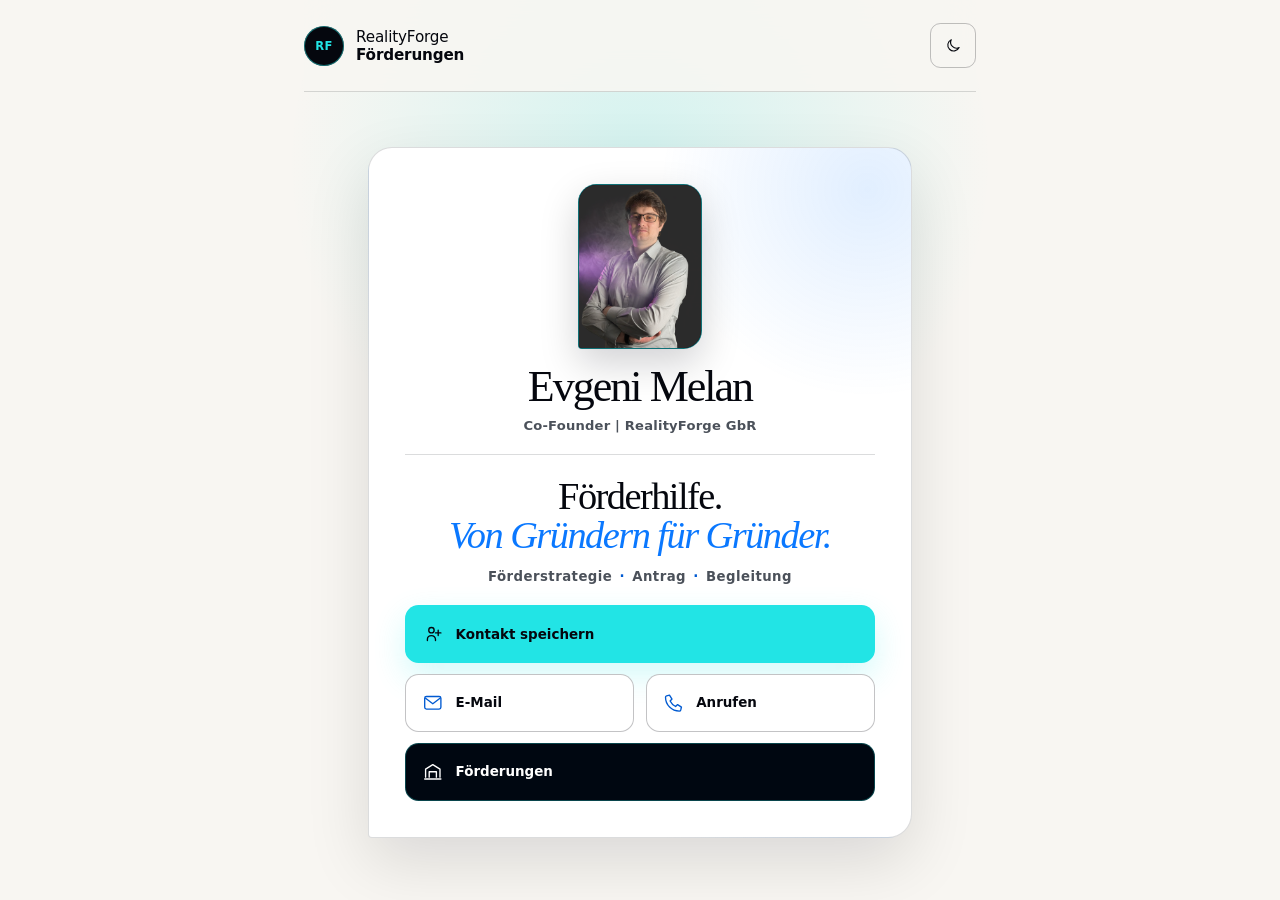
<file: evgeni/index.html>
<!doctype html>
<html lang="de">
  <head>
    <meta charset="utf-8">
    <meta name="viewport" content="width=device-width, initial-scale=1">
    <meta name="description" content="Förderhilfe von Gründern für Gründer. Förderstrategie, Antrag und Begleitung mit RealityForge.">
    <meta name="theme-color" content="#f8f6f2">
    <meta property="og:type" content="profile">
    <meta property="og:locale" content="de_DE">
    <meta property="og:title" content="Evgeni Melan | RealityForge">
    <meta property="og:description" content="Förderhilfe von Gründern für Gründer. Förderstrategie, Antrag und Begleitung mit RealityForge.">
    <meta property="og:url" content="https://foerderungen.realityforge.eu/evgeni/">
    <meta property="og:image" content="https://foerderungen.realityforge.eu/assets/evgeni.png">
    <meta property="og:image:type" content="image/png">
    <meta property="og:image:width" content="384">
    <meta property="og:image:height" content="512">
    <meta property="og:image:alt" content="Porträt von Evgeni Melan">
    <meta name="twitter:card" content="summary">
    <meta name="twitter:title" content="Evgeni Melan | RealityForge">
    <meta name="twitter:description" content="Förderhilfe von Gründern für Gründer. Förderstrategie, Antrag und Begleitung mit RealityForge.">
    <meta name="twitter:image" content="https://foerderungen.realityforge.eu/assets/evgeni.png">
    <meta name="twitter:image:alt" content="Porträt von Evgeni Melan">
    <link rel="canonical" href="https://foerderungen.realityforge.eu/evgeni/">
    <title>Evgeni Melan | RealityForge</title>
    <script>
      (() => {
        const themeColor = document.querySelector('meta[name="theme-color"]');
        const themeStorageKey = "realityforge-theme";
        let theme = "light";

        try {
          const savedTheme = localStorage.getItem(themeStorageKey);
          theme = savedTheme === "light" || savedTheme === "dark"
            ? savedTheme
            : window.matchMedia("(prefers-color-scheme: dark)").matches ? "dark" : "light";
        } catch (error) {
          theme = window.matchMedia("(prefers-color-scheme: dark)").matches ? "dark" : "light";
        }

        document.documentElement.dataset.theme = theme;
        document.documentElement.style.colorScheme = theme;
        themeColor.setAttribute("content", theme === "dark" ? "#090d14" : "#f8f6f2");
      })();
    </script>
    <link rel="stylesheet" href="/styles.css">
    <link rel="stylesheet" href="/evgeni/card.css">
    <script src="/script.js" defer></script>
  </head>
  <body class="business-card-page">
    <a class="skip-link" href="#contact-card">Zur Visitenkarte springen</a>

    <header class="site-header card-page-header">
      <a class="brand" href="/" aria-label="RealityForge Fördermittelberatung – Startseite">
        <span class="brand-mark" aria-hidden="true">RF</span>
        <span>RealityForge <strong>Förderungen</strong></span>
      </a>
      <div class="header-actions">
        <button class="theme-toggle" type="button" aria-label="Light Mode aktivieren" aria-pressed="false">
          <svg class="theme-icon theme-icon-sun" viewBox="0 0 24 24" aria-hidden="true">
            <circle cx="12" cy="12" r="3.5"></circle>
            <path d="M12 2v2M12 20v2M4.93 4.93l1.42 1.42M17.65 17.65l1.42 1.42M2 12h2M20 12h2M4.93 19.07l1.42-1.42M17.65 6.35l1.42-1.42"></path>
          </svg>
          <svg class="theme-icon theme-icon-moon" viewBox="0 0 24 24" aria-hidden="true">
            <path d="M20.2 15.1A8.5 8.5 0 0 1 8.9 3.8 8.5 8.5 0 1 0 20.2 15.1Z"></path>
          </svg>
        </button>
      </div>
    </header>

    <main class="card-page-main">
      <article class="digital-card" id="contact-card" aria-labelledby="card-name">
        <div class="profile-photo">
          <img src="/assets/evgeni.png" width="384" height="512" alt="Porträt von Evgeni Melan" decoding="async" fetchpriority="high">
        </div>

        <header class="profile-heading">
          <h1 id="card-name">Evgeni Melan</h1>
          <p>Co-Founder <span aria-hidden="true">|</span> RealityForge GbR</p>
        </header>

        <div class="card-message">
          <h2>Förderhilfe.<br><em>Von Gründern für Gründer.</em></h2>
          <p aria-label="Förderstrategie, Antrag und Begleitung">
            <span aria-hidden="true">Förderstrategie</span>
            <span aria-hidden="true">Antrag</span>
            <span aria-hidden="true">Begleitung</span>
          </p>
        </div>

        <nav class="contact-actions" aria-label="Kontaktmöglichkeiten">
          <a class="button button-primary contact-action contact-action-primary" href="/evgeni.vcf">
            <svg class="card-action-icon" viewBox="0 0 24 24" aria-hidden="true">
              <path d="M15 19.5v-1.2c0-2.5-1.8-4.3-4.5-4.3S6 15.8 6 18.3v1.2"></path>
              <circle cx="10.5" cy="8" r="3"></circle>
              <path d="M18 8v6M15 11h6"></path>
            </svg>
            <span>Kontakt speichern</span>
          </a>
          <a class="button contact-action" href="mailto:realityforgeeu@gmail.com" aria-label="E-Mail an Evgeni Melan schreiben">
            <svg class="card-action-icon" viewBox="0 0 24 24" aria-hidden="true">
              <rect x="3" y="5" width="18" height="14" rx="2"></rect>
              <path d="m4 7 8 6 8-6"></path>
            </svg>
            <span>E-Mail</span>
          </a>
          <a class="button contact-action" href="tel:+491791716067" aria-label="Evgeni Melan anrufen">
            <svg class="card-action-icon" viewBox="0 0 24 24" aria-hidden="true">
              <path d="M7.2 3.5 10 7.8 7.9 10c1.3 2.6 3.5 4.8 6.1 6.1l2.2-2.1 4.3 2.8-.8 3.2c-.2.7-.8 1.2-1.5 1.2C9.7 21.2 2.8 14.3 2.8 5.8c0-.7.5-1.3 1.2-1.5z"></path>
            </svg>
            <span>Anrufen</span>
          </a>
          <a class="button contact-action contact-action-site" href="https://foerderungen.realityforge.eu/">
            <svg class="card-action-icon" viewBox="0 0 24 24" aria-hidden="true">
              <path d="M4 18V9l8-5 8 5v9"></path>
              <path d="M8 18v-6h8v6M3 20h18"></path>
            </svg>
            <span>Förderungen</span>
          </a>
        </nav>
      </article>
    </main>
  </body>
</html>
</file>
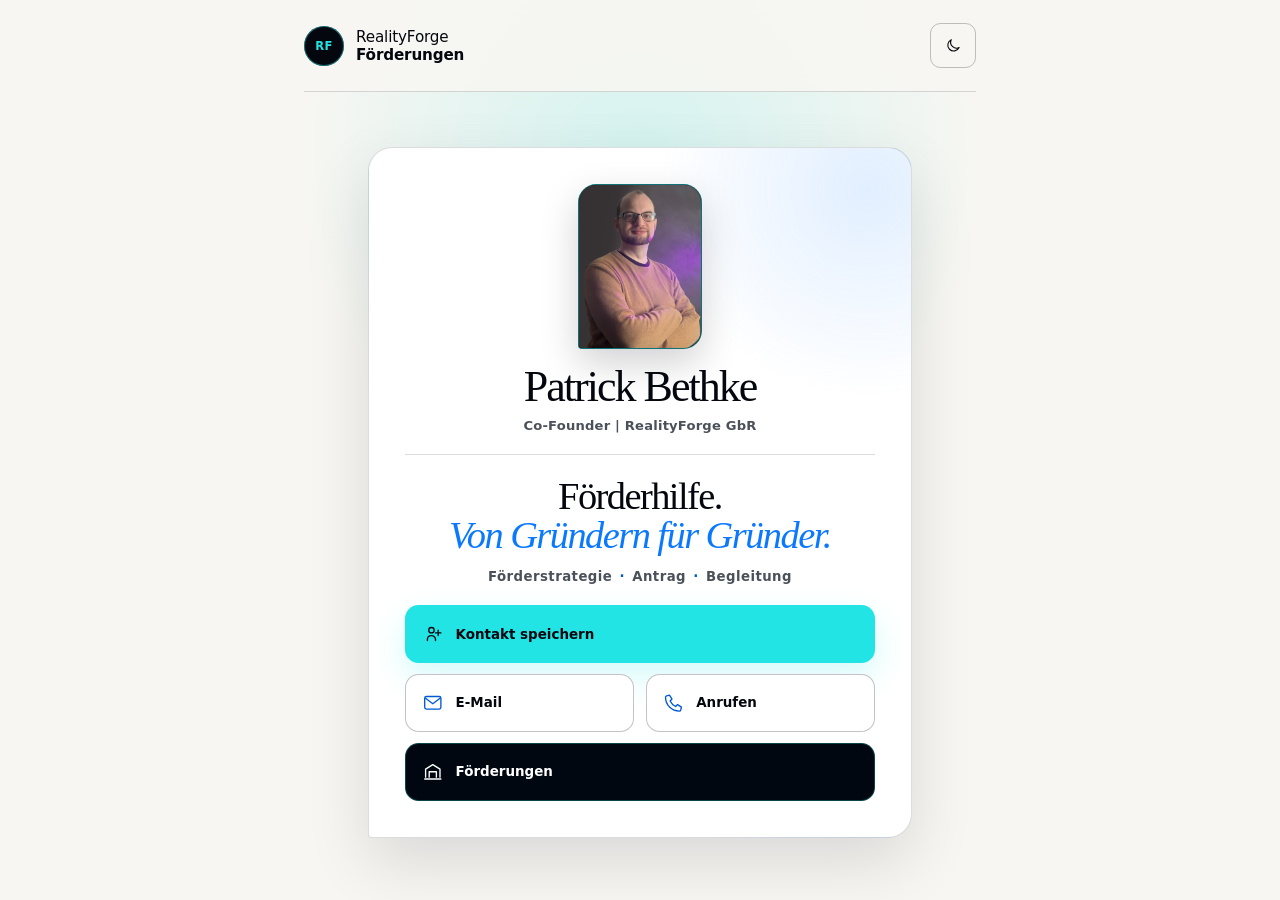
<file: patrick/index.html>
<!doctype html>
<html lang="de">
  <head>
    <meta charset="utf-8">
    <meta name="viewport" content="width=device-width, initial-scale=1">
    <meta name="description" content="Förderhilfe von Gründern für Gründer. Förderstrategie, Antrag und Begleitung mit RealityForge.">
    <meta name="theme-color" content="#f8f6f2">
    <meta property="og:type" content="profile">
    <meta property="og:locale" content="de_DE">
    <meta property="og:title" content="Patrick Bethke | RealityForge Förderungen">
    <meta property="og:description" content="Förderhilfe von Gründern für Gründer. Förderstrategie, Antrag und Begleitung mit RealityForge.">
    <meta property="og:url" content="https://foerderungen.realityforge.eu/patrick/">
    <meta property="og:image" content="https://foerderungen.realityforge.eu/assets/patrick.png">
    <meta property="og:image:type" content="image/png">
    <meta property="og:image:width" content="384">
    <meta property="og:image:height" content="512">
    <meta property="og:image:alt" content="Porträt von Patrick Bethke">
    <meta name="twitter:card" content="summary">
    <meta name="twitter:title" content="Patrick Bethke | RealityForge Förderungen">
    <meta name="twitter:description" content="Förderhilfe von Gründern für Gründer. Förderstrategie, Antrag und Begleitung mit RealityForge.">
    <meta name="twitter:image" content="https://foerderungen.realityforge.eu/assets/patrick.png">
    <meta name="twitter:image:alt" content="Porträt von Patrick Bethke">
    <link rel="canonical" href="https://foerderungen.realityforge.eu/patrick/">
    <title>Patrick Bethke | RealityForge Förderungen</title>
    <script>
      (() => {
        const themeColor = document.querySelector('meta[name="theme-color"]');
        const themeStorageKey = "realityforge-theme";
        let theme = "light";

        try {
          const savedTheme = localStorage.getItem(themeStorageKey);
          theme = savedTheme === "light" || savedTheme === "dark"
            ? savedTheme
            : window.matchMedia("(prefers-color-scheme: dark)").matches ? "dark" : "light";
        } catch (error) {
          theme = window.matchMedia("(prefers-color-scheme: dark)").matches ? "dark" : "light";
        }

        document.documentElement.dataset.theme = theme;
        document.documentElement.style.colorScheme = theme;
        themeColor.setAttribute("content", theme === "dark" ? "#090d14" : "#f8f6f2");
      })();
    </script>
    <link rel="stylesheet" href="/styles.css">
    <link rel="stylesheet" href="/evgeni/card.css">
    <script src="/script.js" defer></script>
  </head>
  <body class="business-card-page">
    <a class="skip-link" href="#contact-card">Zur Visitenkarte springen</a>

    <header class="site-header card-page-header">
      <a class="brand" href="/" aria-label="RealityForge Fördermittelberatung – Startseite">
        <span class="brand-mark" aria-hidden="true">RF</span>
        <span>RealityForge <strong>Förderungen</strong></span>
      </a>
      <div class="header-actions">
        <button class="theme-toggle" type="button" aria-label="Light Mode aktivieren" aria-pressed="false">
          <svg class="theme-icon theme-icon-sun" viewBox="0 0 24 24" aria-hidden="true">
            <circle cx="12" cy="12" r="3.5"></circle>
            <path d="M12 2v2M12 20v2M4.93 4.93l1.42 1.42M17.65 17.65l1.42 1.42M2 12h2M20 12h2M4.93 19.07l1.42-1.42M17.65 6.35l1.42-1.42"></path>
          </svg>
          <svg class="theme-icon theme-icon-moon" viewBox="0 0 24 24" aria-hidden="true">
            <path d="M20.2 15.1A8.5 8.5 0 0 1 8.9 3.8 8.5 8.5 0 1 0 20.2 15.1Z"></path>
          </svg>
        </button>
      </div>
    </header>

    <main class="card-page-main">
      <article class="digital-card" id="contact-card" aria-labelledby="card-name">
        <div class="profile-photo">
          <img src="/assets/patrick.png" width="384" height="512" alt="Porträt von Patrick Bethke" decoding="async" fetchpriority="high">
        </div>

        <header class="profile-heading">
          <h1 id="card-name">Patrick Bethke</h1>
          <p>Co-Founder <span aria-hidden="true">|</span> RealityForge GbR</p>
        </header>

        <div class="card-message">
          <h2>Förderhilfe.<br><em>Von Gründern für Gründer.</em></h2>
          <p aria-label="Förderstrategie, Antrag und Begleitung">
            <span aria-hidden="true">Förderstrategie</span>
            <span aria-hidden="true">Antrag</span>
            <span aria-hidden="true">Begleitung</span>
          </p>
        </div>

        <nav class="contact-actions" aria-label="Kontaktmöglichkeiten">
          <a class="button button-primary contact-action contact-action-primary" href="/patrick.vcf">
            <svg class="card-action-icon" viewBox="0 0 24 24" aria-hidden="true">
              <path d="M15 19.5v-1.2c0-2.5-1.8-4.3-4.5-4.3S6 15.8 6 18.3v1.2"></path>
              <circle cx="10.5" cy="8" r="3"></circle>
              <path d="M18 8v6M15 11h6"></path>
            </svg>
            <span>Kontakt speichern</span>
          </a>
          <a class="button contact-action" href="mailto:realityforgeeu@gmail.com" aria-label="E-Mail an Patrick Bethke schreiben">
            <svg class="card-action-icon" viewBox="0 0 24 24" aria-hidden="true">
              <rect x="3" y="5" width="18" height="14" rx="2"></rect>
              <path d="m4 7 8 6 8-6"></path>
            </svg>
            <span>E-Mail</span>
          </a>
          <a class="button contact-action" href="tel:+491771985593" aria-label="Patrick Bethke anrufen">
            <svg class="card-action-icon" viewBox="0 0 24 24" aria-hidden="true">
              <path d="M7.2 3.5 10 7.8 7.9 10c1.3 2.6 3.5 4.8 6.1 6.1l2.2-2.1 4.3 2.8-.8 3.2c-.2.7-.8 1.2-1.5 1.2C9.7 21.2 2.8 14.3 2.8 5.8c0-.7.5-1.3 1.2-1.5z"></path>
            </svg>
            <span>Anrufen</span>
          </a>
          <a class="button contact-action contact-action-site" href="https://foerderungen.realityforge.eu/">
            <svg class="card-action-icon" viewBox="0 0 24 24" aria-hidden="true">
              <path d="M4 18V9l8-5 8 5v9"></path>
              <path d="M8 18v-6h8v6M3 20h18"></path>
            </svg>
            <span>Förderungen</span>
          </a>
        </nav>
      </article>
    </main>
  </body>
</html>
</file>
<file: styles.css>
:root {
  color-scheme: light;
  --ink: #05070e;
  --ink-deep: #000711;
  --ink-soft: #4b515a;
  --paper: #f8f6f2;
  --paper-light: #ffffff;
  --dark-section: #05070e;
  --dark-section-deep: #000711;
  --on-dark: #ffffff;
  --on-dark-soft: rgba(255, 255, 255, 0.7);
  --on-dark-muted: rgba(255, 255, 255, 0.58);
  --header-surface: rgba(248, 246, 242, 0.88);
  --support-surface: rgba(255, 255, 255, 0.52);
  --field-surface: #ffffff;
  --contrast-ink: #05070e;
  --hero-note: #687979;
  --form-muted: #71807d;
  --placeholder: #8a9693;
  --cyan: #22e4e5;
  --cyan-soft: #defcfa;
  --blue: #0a78ff;
  --blue-dark: #005ad1;
  --mint: var(--cyan);
  --mint-bright: var(--cyan-soft);
  --orange: var(--blue);
  --orange-dark: var(--blue-dark);
  --line: rgba(5, 7, 14, 0.14);
  --line-strong: rgba(5, 7, 14, 0.24);
  --accent-hover: rgba(10, 120, 255, 0.07);
  --line-light: rgba(255, 255, 255, 0.17);
  --shadow: 0 1.8rem 5rem rgba(0, 7, 17, 0.15);
  --max: 78rem;
  font-family: Inter, ui-sans-serif, system-ui, -apple-system, BlinkMacSystemFont, "Segoe UI", sans-serif;
  color: var(--ink);
  background: var(--paper);
  font-synthesis: none;
}

:root[data-theme="dark"] {
  color-scheme: dark;
  --ink: #eef5f6;
  --ink-soft: #aebbbd;
  --paper: #090d14;
  --paper-light: #111722;
  --dark-section: #03060b;
  --dark-section-deep: #000711;
  --on-dark: #f7fbfb;
  --on-dark-soft: rgba(239, 248, 248, 0.72);
  --on-dark-muted: rgba(239, 248, 248, 0.6);
  --header-surface: rgba(9, 13, 20, 0.9);
  --support-surface: rgba(7, 21, 29, 0.72);
  --field-surface: #0a111b;
  --hero-note: #8fa1a3;
  --form-muted: #95a5a7;
  --placeholder: #829295;
  --cyan-soft: #0d2a33;
  --blue: #4c9fff;
  --blue-dark: #75b7ff;
  --mint-bright: #0d2a33;
  --line: rgba(213, 239, 241, 0.16);
  --line-strong: rgba(213, 239, 241, 0.25);
  --accent-hover: rgba(76, 159, 255, 0.1);
  --line-light: rgba(255, 255, 255, 0.2);
  --shadow: 0 1.8rem 5rem rgba(0, 0, 0, 0.42);
}

* {
  box-sizing: border-box;
}

html {
  scroll-behavior: smooth;
  scroll-padding-top: 7rem;
}

body {
  min-width: 0;
  margin: 0;
  overflow-x: hidden;
  background:
    radial-gradient(circle at 88% 9%, rgba(34, 228, 229, 0.18), transparent 28rem),
    var(--paper);
  color: var(--ink);
  transition: background-color 220ms ease, color 220ms ease;
}

body,
button,
input,
select,
textarea {
  font: inherit;
}

a {
  color: inherit;
}

button,
input,
select,
textarea {
  color: inherit;
}

.skip-link {
  position: fixed;
  z-index: 100;
  top: 0.75rem;
  left: 0.75rem;
  padding: 0.75rem 1rem;
  transform: translateY(-150%);
  border-radius: 0.35rem;
  background: var(--paper-light);
  color: var(--ink);
  font-weight: 750;
}

.skip-link:focus {
  transform: translateY(0);
}

.site-header {
  position: sticky;
  z-index: 20;
  top: 0;
  width: min(100% - 2rem, var(--max));
  min-height: 5.75rem;
  margin-inline: auto;
  display: grid;
  grid-template-columns: 1fr auto 1fr;
  align-items: center;
  gap: 2rem;
  border-bottom: 1px solid var(--line);
  background: var(--header-surface);
  backdrop-filter: blur(1rem);
}

.brand {
  display: inline-flex;
  align-items: center;
  gap: 0.75rem;
  justify-self: start;
  font-size: 0.95rem;
  text-decoration: none;
  letter-spacing: -0.01em;
}

.brand strong {
  display: block;
}

.brand-mark {
  width: 2.5rem;
  flex: 0 0 auto;
  aspect-ratio: 1;
  display: grid;
  place-items: center;
  border-radius: 50%;
  background: var(--dark-section);
  color: var(--cyan);
  box-shadow: inset 0 0 0 1px rgba(34, 228, 229, 0.45);
  font-size: 0.72rem;
  font-weight: 850;
  letter-spacing: 0.04em;
}

.main-nav {
  display: flex;
  align-items: center;
  gap: 1.8rem;
}

.main-nav a,
.footer-links a {
  color: var(--ink-soft);
  font-size: 0.82rem;
  font-weight: 700;
  text-decoration: none;
}

.main-nav a:hover,
.footer-links a:hover {
  color: var(--orange);
}

.header-cta,
.button {
  display: inline-flex;
  align-items: center;
  justify-content: center;
  border: 0;
  border-radius: 999px;
  font-weight: 780;
  text-decoration: none;
  cursor: pointer;
  transition: transform 180ms ease, background-color 180ms ease, box-shadow 180ms ease;
}

.header-cta {
  min-height: 2.85rem;
  padding: 0.7rem 1.15rem;
  justify-self: end;
  border: 1px solid var(--ink);
  font-size: 0.83rem;
}

.header-actions {
  display: flex;
  align-items: center;
  justify-self: end;
  gap: 0.75rem;
}

.language-switch {
  min-height: 2.85rem;
  display: inline-grid;
  grid-template-columns: repeat(2, 1.95rem);
  align-items: center;
  padding: 0.22rem;
  border: 1px solid var(--line-strong);
  border-radius: 0.65rem;
  background: transparent;
}

.language-option {
  min-width: 0;
  min-height: 2.3rem;
  display: grid;
  place-items: center;
  border-radius: 0.42rem;
  color: var(--ink-soft);
  font-size: 0.67rem;
  font-weight: 820;
  letter-spacing: 0.06em;
  line-height: 1;
  text-decoration: none;
  transition: background-color 160ms ease, color 160ms ease;
}

.language-option[aria-current="page"] {
  background: var(--paper-light);
  color: var(--ink);
}

a.language-option:hover {
  background: var(--accent-hover);
  color: var(--blue-dark);
}

.theme-toggle {
  width: 2.85rem;
  height: 2.85rem;
  flex: 0 0 auto;
  display: grid;
  place-items: center;
  padding: 0;
  border: 1px solid var(--line-strong);
  border-radius: 0.65rem;
  background: transparent;
  color: var(--ink);
  cursor: pointer;
  transition: border-color 160ms ease, background 160ms ease;
}

.theme-toggle:hover {
  border-color: var(--blue);
  background: var(--accent-hover);
}

.theme-icon {
  width: 1.05rem;
  height: 1.05rem;
  fill: none;
  stroke: currentColor;
  stroke-width: 1.6;
  stroke-linecap: round;
  stroke-linejoin: round;
}

.theme-icon-moon,
:root[data-theme="light"] .theme-icon-sun {
  display: none;
}

:root[data-theme="light"] .theme-icon-moon {
  display: block;
}

.line-icon {
  display: block;
  flex: 0 0 auto;
  width: 1.65rem;
  height: 1.65rem;
  fill: none;
  stroke: var(--blue-dark);
  stroke-width: 1.5;
  stroke-linecap: round;
  stroke-linejoin: round;
}

.header-cta:hover,
.button:hover {
  transform: translateY(-2px);
}

.hero {
  width: min(100% - 2rem, var(--max));
  min-height: calc(100vh - 5.75rem);
  margin-inline: auto;
  padding: clamp(4.5rem, 9vw, 8rem) 0 clamp(4.5rem, 8vw, 7rem);
  display: grid;
  grid-template-columns: minmax(0, 1.25fr) minmax(18rem, 0.75fr);
  align-items: center;
  gap: clamp(3rem, 8vw, 8rem);
}

.eyebrow {
  margin: 0 0 1.4rem;
  display: flex;
  align-items: center;
  gap: 0.65rem;
  color: var(--ink-soft);
  font-size: 0.72rem;
  font-weight: 820;
  letter-spacing: 0.12em;
  text-transform: uppercase;
}

.eyebrow span {
  width: 1.8rem;
  height: 0.18rem;
  flex: 0 0 auto;
  border-radius: 999px;
  background: linear-gradient(90deg, var(--blue), var(--cyan));
}

.eyebrow-light {
  color: var(--mint);
}

h1,
h2,
h3,
p {
  text-wrap: pretty;
}

h1,
h2 {
  text-wrap: balance;
}

h1 {
  max-width: 11ch;
  margin: 0;
  font-family: Georgia, "Times New Roman", serif;
  font-size: clamp(3.8rem, 8.2vw, 7.8rem);
  font-weight: 500;
  line-height: 0.85;
  letter-spacing: -0.065em;
}

h1 em,
.experience-story h2 em {
  color: var(--orange);
  font-weight: 500;
}

.hero-lead {
  max-width: 41rem;
  margin: 2.25rem 0 0;
  color: var(--ink-soft);
  font-size: clamp(1.05rem, 1.5vw, 1.27rem);
  line-height: 1.65;
}

.hero-actions {
  margin-top: 2rem;
  display: flex;
  align-items: center;
  flex-wrap: wrap;
  gap: 1.35rem;
}

.button {
  min-height: 3.5rem;
  padding: 0.9rem 1.45rem;
}

.button-primary {
  background: var(--cyan);
  color: var(--contrast-ink);
  box-shadow: 0 0.8rem 2rem rgba(34, 228, 229, 0.2);
}

.button-primary:hover {
  background: #5ff4f1;
  box-shadow: 0 1rem 2.2rem rgba(34, 228, 229, 0.3);
}

.text-link {
  font-weight: 750;
  text-underline-offset: 0.35rem;
}

.hero-note {
  margin: 1.2rem 0 0;
  color: var(--hero-note);
  font-size: 0.78rem;
}

.funding-card {
  position: relative;
  overflow: hidden;
  margin: 0;
  padding: clamp(2rem, 4vw, 3rem);
  border-radius: 1.5rem 1.5rem 1.5rem 0.25rem;
  border: 1px solid rgba(34, 228, 229, 0.34);
  background:
    radial-gradient(circle at 90% 10%, rgba(10, 120, 255, 0.24), transparent 14rem),
    var(--dark-section-deep);
  color: var(--on-dark);
  box-shadow: var(--shadow);
}

.funding-card::after {
  content: "";
  position: absolute;
  right: -3rem;
  bottom: -4rem;
  width: 11rem;
  aspect-ratio: 1;
  border: 2.8rem solid rgba(34, 228, 229, 0.1);
  border-radius: 50%;
}

.card-kicker {
  margin: 0 0 1.2rem;
  color: var(--mint);
  font-size: 0.7rem;
  font-weight: 820;
  letter-spacing: 0.14em;
  text-transform: uppercase;
}

.card-number {
  margin: 0;
  font-family: Georgia, "Times New Roman", serif;
  font-size: clamp(4rem, 8vw, 6.5rem);
  line-height: 0.9;
  letter-spacing: -0.06em;
}

.card-number span {
  display: block;
  margin-top: 0.55rem;
  color: var(--mint);
  font-family: Inter, ui-sans-serif, system-ui, sans-serif;
  font-size: 1rem;
  font-weight: 800;
  letter-spacing: 0;
}

.card-label {
  max-width: 18rem;
  margin: 1rem 0 0;
  color: var(--on-dark-soft);
  line-height: 1.5;
}

.card-rule {
  height: 1px;
  margin: 2rem 0;
  background: var(--line-light);
}

.card-meta {
  position: relative;
  z-index: 1;
  display: grid;
  grid-template-columns: repeat(2, minmax(0, 1fr));
  gap: 1.25rem;
}

.card-meta strong,
.card-meta span {
  display: block;
}

.card-meta strong {
  margin-bottom: 0.3rem;
  font-size: 1rem;
}

.card-meta span {
  color: var(--on-dark-muted);
  font-size: 0.76rem;
  line-height: 1.4;
}

.trust-strip {
  padding: 1.7rem max(1rem, calc((100% - var(--max)) / 2));
  background: linear-gradient(105deg, var(--cyan), #b8fbf6);
  color: var(--contrast-ink);
}

.trust-strip p {
  margin: 0 0 0.9rem;
  color: rgba(5, 7, 14, 0.64);
  font-size: 0.66rem;
  font-weight: 820;
  letter-spacing: 0.1em;
  text-transform: uppercase;
}

.trust-strip ul {
  margin: 0;
  padding: 0;
  display: flex;
  align-items: center;
  flex-wrap: wrap;
  gap: 0.65rem 2rem;
  list-style: none;
}

.trust-strip li {
  font-family: Georgia, "Times New Roman", serif;
  font-size: clamp(1rem, 1.8vw, 1.28rem);
}

.section {
  width: min(100% - 2rem, var(--max));
  margin-inline: auto;
}

.section-intro {
  padding: clamp(6rem, 10vw, 10rem) 0 clamp(4rem, 7vw, 6rem);
  display: grid;
  grid-template-columns: minmax(0, 1.08fr) minmax(22rem, 0.72fr);
  grid-template-areas:
    "eyebrow ."
    "heading copy";
  align-items: start;
  column-gap: clamp(3rem, 7vw, 7rem);
  row-gap: 1.4rem;
}

.section-intro-eyebrow {
  grid-area: eyebrow;
  margin: 0;
}

.section-intro .section-heading {
  grid-area: heading;
}

.section-heading h2,
.founder-intro h2,
.process-section h2,
.faq-heading h2,
.contact-copy h2 {
  margin: 0;
  font-family: Georgia, "Times New Roman", serif;
  font-size: clamp(2.8rem, 5.2vw, 5rem);
  font-weight: 500;
  line-height: 0.98;
  letter-spacing: -0.05em;
}

.section-copy {
  grid-area: copy;
  max-width: 34rem;
  justify-self: end;
  color: var(--ink-soft);
  font-size: 1.03rem;
  line-height: 1.7;
}

.section-copy p {
  margin: 0 0 1.15rem;
}

.service-grid {
  width: min(100% - 2rem, var(--max));
  margin: 0 auto clamp(7rem, 11vw, 11rem);
  display: grid;
  grid-template-columns: repeat(3, minmax(0, 1fr));
  border: 1px solid var(--line);
  border-radius: 1.35rem;
  overflow: hidden;
  background: var(--paper-light);
}

.service-card {
  min-height: 29rem;
  padding: clamp(2rem, 3.5vw, 3rem);
  display: flex;
  flex-direction: column;
  border-right: 1px solid var(--line);
}

.service-card:last-child {
  border-right: 0;
}

.service-card-accent {
  background: var(--mint-bright);
}

.service-icon {
  margin-bottom: 2.3rem;
}

.service-card h3 {
  margin: 0 0 1rem;
  font-family: Georgia, "Times New Roman", serif;
  font-size: clamp(1.8rem, 3vw, 2.45rem);
  font-weight: 500;
  letter-spacing: -0.035em;
}

.service-card > p {
  margin: 0;
  color: var(--ink-soft);
  line-height: 1.65;
}

.service-card ul {
  margin: auto 0 0;
  padding: 2.5rem 0 0;
  list-style: none;
}

.service-card li {
  position: relative;
  padding: 0.65rem 0 0.65rem 1.3rem;
  border-top: 1px solid var(--line);
  font-size: 0.82rem;
  font-weight: 700;
}

.service-card li::before {
  content: "";
  position: absolute;
  top: 1rem;
  left: 0;
  width: 0.38rem;
  aspect-ratio: 1;
  border-radius: 50%;
  background: var(--orange);
}

.international-note {
  width: min(100% - 2rem, var(--max));
  margin: clamp(-7rem, -7vw, -4rem) auto clamp(7rem, 11vw, 11rem);
  padding: clamp(1.5rem, 3vw, 2.2rem);
  display: grid;
  grid-template-columns: auto minmax(0, 1fr);
  align-items: start;
  gap: 1.35rem;
  border: 1px solid var(--line);
  border-radius: 0.25rem 1.2rem 1.2rem 1.2rem;
  background: var(--paper-light);
}

.international-icon {
  width: 1.8rem;
  height: 1.8rem;
  margin-top: 0.15rem;
}

.international-note h2 {
  margin: 0 0 0.55rem;
  font-family: Georgia, "Times New Roman", serif;
  font-size: clamp(1.35rem, 2.2vw, 1.8rem);
  font-weight: 500;
  letter-spacing: -0.025em;
}

.international-note p {
  max-width: 64rem;
  margin: 0;
  color: var(--ink-soft);
  font-size: 0.9rem;
  line-height: 1.65;
}

.project-support-section {
  width: min(100% - 2rem, var(--max));
  margin: 0 auto clamp(7rem, 11vw, 11rem);
  padding: clamp(2.25rem, 4vw, 4rem);
  display: grid;
  grid-template-columns: minmax(0, 0.8fr) minmax(0, 1.2fr);
  align-items: stretch;
  gap: clamp(2.5rem, 4vw, 4rem);
  border: 1px solid rgba(34, 228, 229, 0.16);
  border-radius: 1.5rem 1.5rem 1.5rem 0.25rem;
  background:
    radial-gradient(circle at 4% 5%, rgba(34, 228, 229, 0.18), transparent 22rem),
    linear-gradient(135deg, #071d27 0%, var(--dark-section-deep) 68%, #04111b 100%);
  color: var(--on-dark);
}

.project-support-copy,
.support-grid {
  min-width: 0;
}

.project-support-section .eyebrow-light {
  color: var(--cyan);
}

.project-support-copy {
  align-self: center;
}

.project-support-copy h2,
.program-heading h2,
.proof-heading h2 {
  margin: 0;
  font-family: Georgia, "Times New Roman", serif;
  font-size: clamp(2.8rem, 5.2vw, 5rem);
  font-weight: 500;
  line-height: 0.98;
  letter-spacing: -0.05em;
}

.project-support-copy h2 {
  color: var(--on-dark);
  font-size: clamp(2.5rem, 3.5vw, 3.4rem);
  line-height: 0.96;
  overflow-wrap: normal;
  hyphens: none;
}

.project-support-copy > p:not(.eyebrow) {
  margin: 1rem 0 0;
  color: var(--on-dark-soft);
  line-height: 1.68;
}

.project-support-copy h2 + p {
  margin-top: 2rem;
}

.support-grid {
  display: grid;
  grid-template-columns: repeat(2, minmax(0, 1fr));
  gap: clamp(1rem, 1.6vw, 1.35rem);
}

.support-grid article {
  min-height: 0;
  padding: clamp(1.6rem, 2.2vw, 2rem);
  border: 1px solid rgba(213, 239, 241, 0.16);
  border-radius: 0.95rem;
  background: rgba(9, 28, 39, 0.82);
  transition: background-color 180ms ease, border-color 180ms ease;
}

.support-grid article:hover {
  border-color: rgba(34, 228, 229, 0.32);
  background: rgba(12, 38, 52, 0.92);
}

.proof-year {
  color: var(--blue-dark);
  font-size: 0.68rem;
  font-weight: 820;
  letter-spacing: 0.08em;
  text-transform: uppercase;
}

.support-icon {
  width: 1.55rem;
  height: 1.55rem;
  margin-bottom: 1.15rem;
  stroke: var(--cyan);
}

.support-grid h3 {
  margin: 0 0 0.8rem;
  color: var(--on-dark);
  font-family: Georgia, "Times New Roman", serif;
  font-size: clamp(1.5rem, 2vw, 1.75rem);
  font-weight: 600;
  line-height: 1.12;
}

.support-grid p {
  margin: 0;
  color: var(--on-dark-soft);
  font-size: 0.9rem;
  line-height: 1.6;
}

.support-grid ul {
  margin: 1.35rem 0 0;
  padding: 0;
  list-style: none;
}

.support-grid li {
  position: relative;
  padding: 0.3rem 0 0.3rem 1rem;
  color: var(--on-dark-soft);
  font-size: 0.8rem;
  line-height: 1.5;
}

.support-grid li::before {
  content: "";
  position: absolute;
  top: 0.72rem;
  left: 0;
  width: 0.3rem;
  aspect-ratio: 1;
  border-radius: 50%;
  background: var(--cyan);
}

.experience-section {
  position: relative;
  overflow: hidden;
  padding: clamp(6rem, 10vw, 10rem) max(1rem, calc((100% - var(--max)) / 2));
  display: grid;
  grid-template-columns: minmax(0, 1fr) minmax(20rem, 0.85fr);
  align-items: center;
  gap: clamp(4rem, 9vw, 9rem);
  background: var(--dark-section);
  color: var(--on-dark);
}

.experience-section::before {
  content: "";
  position: absolute;
  top: -15rem;
  right: -13rem;
  width: 35rem;
  aspect-ratio: 1;
  border: 7rem solid rgba(34, 228, 229, 0.06);
  border-radius: 50%;
}

.experience-story,
.milestones {
  position: relative;
  z-index: 1;
}

.experience-story h2 {
  margin: 0 0 2.5rem;
  font-family: Georgia, "Times New Roman", serif;
  font-size: clamp(3rem, 5.7vw, 5.5rem);
  font-weight: 500;
  line-height: 0.94;
  letter-spacing: -0.055em;
}

.experience-story > p:not(.eyebrow) {
  max-width: 42rem;
  margin: 0 0 1.2rem;
  color: var(--on-dark-soft);
  font-size: 1.02rem;
  line-height: 1.75;
}

.milestones {
  border-top: 1px solid var(--line-light);
}

.milestone {
  padding: 1.7rem 0;
  display: grid;
  grid-template-columns: 5.5rem 1fr;
  gap: 1rem;
  border-bottom: 1px solid var(--line-light);
}

.milestone > span {
  color: var(--mint);
  font-size: 0.7rem;
  font-weight: 820;
  letter-spacing: 0.08em;
  text-transform: uppercase;
}

.milestone strong {
  display: block;
  font-size: 1rem;
}

.milestone p {
  margin: 0.45rem 0 0;
  color: var(--on-dark-muted);
  font-size: 0.83rem;
  line-height: 1.5;
}

.program-section,
.proof-section {
  width: min(100% - 2rem, var(--max));
  margin-inline: auto;
  padding: clamp(7rem, 11vw, 11rem) 0;
}

.program-heading,
.proof-heading {
  max-width: 55rem;
  margin-bottom: clamp(3rem, 6vw, 5rem);
}

.program-heading > p:last-child {
  max-width: 43rem;
  margin: 2rem 0 0;
  color: var(--ink-soft);
  font-size: 1.02rem;
  line-height: 1.7;
}

.program-groups {
  display: grid;
  grid-template-columns: repeat(4, minmax(0, 1fr));
  gap: 1rem;
}

.program-card {
  padding: clamp(1.7rem, 3vw, 2.4rem);
  border: 1px solid var(--line);
  border-radius: 1.2rem;
  background: var(--paper-light);
}

.program-card-primary {
  background: var(--cyan-soft);
}

.program-icon {
  margin-bottom: 1.35rem;
}

.program-card h3 {
  margin: 0 0 0.7rem;
  font-family: Georgia, "Times New Roman", serif;
  font-size: 1.35rem;
  font-weight: 500;
  line-height: 1.15;
}

.program-card > p:last-child {
  margin: 0;
  color: var(--ink-soft);
  font-size: 0.82rem;
  line-height: 1.6;
}

.program-label {
  margin: 0 0 1.4rem;
  color: var(--blue-dark);
  font-size: 0.68rem;
  font-weight: 820;
  letter-spacing: 0.1em;
  text-transform: uppercase;
}

.program-card ul,
.proof-card ul {
  margin: 0;
  padding: 0;
  list-style: none;
}

.program-card li {
  padding: 0.9rem 0;
  border-top: 1px solid var(--line);
}

.program-card strong,
.program-card span {
  display: block;
}

.program-card strong {
  font-size: 0.9rem;
  line-height: 1.4;
}

.program-card span {
  margin-top: 0.3rem;
  color: var(--ink-soft);
  font-size: 0.76rem;
  line-height: 1.5;
}

.proof-section {
  padding-top: 0;
}

.media-feature {
  margin: 0 0 1rem;
  padding: clamp(1.8rem, 4vw, 3rem);
  display: grid;
  grid-template-columns: auto minmax(0, 1fr);
  align-items: center;
  gap: clamp(1.25rem, 3vw, 2.2rem);
  border-radius: 0.25rem 1.2rem 1.2rem 1.2rem;
  background: var(--cyan);
  color: var(--contrast-ink);
}

.media-icon {
  width: 2.2rem;
  height: 2.2rem;
  stroke: currentColor;
}

.media-feature p,
.media-feature h3,
.media-feature span {
  margin: 0;
}

.media-feature p {
  font-size: 0.68rem;
  font-weight: 820;
  letter-spacing: 0.1em;
  text-transform: uppercase;
}

.media-feature h3 {
  margin-top: 0.25rem;
  font-family: Georgia, "Times New Roman", serif;
  font-size: clamp(1.8rem, 3.5vw, 3rem);
  font-weight: 500;
  letter-spacing: -0.035em;
}

.media-feature span {
  display: block;
  margin-top: 0.5rem;
  color: rgba(5, 7, 14, 0.72);
  font-size: 0.86rem;
}

.proof-grid {
  display: grid;
  grid-template-columns: repeat(3, minmax(0, 1fr));
  gap: 1rem;
}

.proof-card {
  padding: clamp(1.8rem, 3.5vw, 2.7rem);
  border: 1px solid var(--line);
  border-radius: 0.25rem 1.2rem 1.2rem 1.2rem;
  background: var(--paper-light);
}

.proof-year {
  margin: 0 0 1.1rem;
}

.proof-card h3 {
  margin: 0 0 1.5rem;
  font-family: Georgia, "Times New Roman", serif;
  font-size: 1.7rem;
  font-weight: 500;
}

.proof-card li {
  position: relative;
  padding: 0.8rem 0 0.8rem 1.15rem;
  border-top: 1px solid var(--line);
  color: var(--ink-soft);
  font-size: 0.82rem;
  line-height: 1.55;
}

.proof-card li::before {
  content: "";
  position: absolute;
  top: 1.17rem;
  left: 0;
  width: 0.35rem;
  aspect-ratio: 1;
  border-radius: 50%;
  background: var(--cyan);
}

.why-section {
  padding: clamp(6rem, 10vw, 9rem) max(1rem, calc((100% - var(--max)) / 2));
  background: var(--paper-light);
}

.why-heading {
  max-width: 58rem;
  margin-bottom: clamp(3rem, 6vw, 5rem);
}

.why-heading h2 {
  margin: 0;
  font-family: Georgia, "Times New Roman", serif;
  font-size: clamp(2.8rem, 5.2vw, 5rem);
  font-weight: 500;
  line-height: 0.98;
  letter-spacing: -0.05em;
}

.why-grid {
  display: grid;
  grid-template-columns: repeat(3, minmax(0, 1fr));
  border: 1px solid var(--line);
  border-radius: 1.2rem;
  overflow: hidden;
}

.why-card {
  padding: clamp(1.8rem, 3.5vw, 2.7rem);
  border-right: 1px solid var(--line);
}

.why-card:last-child {
  border-right: 0;
}

.why-icon {
  margin-bottom: 1.5rem;
}

.why-card h3 {
  margin: 0 0 1rem;
  font-family: Georgia, "Times New Roman", serif;
  font-size: 1.55rem;
  font-weight: 500;
  line-height: 1.18;
}

.why-card p,
.why-contact {
  color: var(--ink-soft);
  line-height: 1.65;
}

.why-card p {
  margin: 0;
  font-size: 0.88rem;
}

.why-contact {
  margin: 1.5rem 0 0;
  font-size: 0.82rem;
  font-weight: 700;
}

.founder-section {
  width: min(100% - 2rem, var(--max));
  margin-inline: auto;
  padding: clamp(7rem, 11vw, 11rem) 0;
  display: grid;
  grid-template-columns: minmax(0, 0.8fr) minmax(24rem, 1.1fr);
  align-items: center;
  gap: clamp(4rem, 10vw, 10rem);
}

.founder-intro > p:last-child {
  max-width: 34rem;
  margin: 2rem 0 0;
  color: var(--ink-soft);
  line-height: 1.7;
}

.founder-cards {
  padding: clamp(1.5rem, 3vw, 2rem);
  border-radius: 1.35rem;
  background: var(--paper-light);
  box-shadow: var(--shadow);
}

.founder-card {
  padding: 1.5rem 0;
  display: flex;
  align-items: center;
  gap: 1.25rem;
  border-bottom: 1px solid var(--line);
}

.founder-initials {
  width: 4rem;
  flex: 0 0 auto;
  aspect-ratio: 1;
  display: grid;
  place-items: center;
  border-radius: 50%;
  background: var(--mint);
  color: var(--contrast-ink);
  font-family: Georgia, "Times New Roman", serif;
  font-size: 1.2rem;
}

.founder-card:nth-child(2) .founder-initials {
  background: var(--orange);
  color: white;
}

.founder-card h3 {
  margin: 0 0 0.3rem;
  font-family: Georgia, "Times New Roman", serif;
  font-size: 1.45rem;
  font-weight: 500;
}

.founder-card p {
  margin: 0;
  color: var(--ink-soft);
  font-size: 0.82rem;
}

.founder-note {
  margin: 1.5rem 0 0;
  color: var(--ink-soft);
  font-size: 0.82rem;
  line-height: 1.6;
}

.process-section {
  padding: clamp(6rem, 10vw, 9rem) max(1rem, calc((100% - var(--max)) / 2));
  display: grid;
  grid-template-columns: minmax(0, 0.75fr) minmax(25rem, 1.2fr);
  gap: clamp(4rem, 10vw, 10rem);
  background: var(--paper-light);
}

.process-list {
  margin: 0;
  padding: 0;
  list-style: none;
  border-top: 1px solid var(--line);
}

.process-list li {
  padding: 2rem 0;
  display: grid;
  grid-template-columns: 3rem 1fr;
  gap: 1rem;
  border-bottom: 1px solid var(--line);
}

.process-icon {
  width: 1.7rem;
  height: 1.7rem;
  margin-top: 0.1rem;
}

.process-list h3 {
  margin: 0 0 0.55rem;
  font-family: Georgia, "Times New Roman", serif;
  font-size: 1.55rem;
  font-weight: 500;
}

.process-list p {
  max-width: 34rem;
  margin: 0;
  color: var(--ink-soft);
  line-height: 1.6;
}

.principle-banner {
  width: min(100% - 2rem, var(--max));
  margin: clamp(5rem, 9vw, 8rem) auto;
  padding: clamp(2rem, 5vw, 4rem);
  display: grid;
  grid-template-columns: 10rem 1fr;
  align-items: start;
  gap: 2rem;
  border-radius: 0.25rem 1.5rem 1.5rem 1.5rem;
  background: var(--mint);
  color: var(--contrast-ink);
}

.principle-banner > p {
  margin: 0.45rem 0 0;
  font-size: 0.7rem;
  font-weight: 820;
  letter-spacing: 0.1em;
  text-transform: uppercase;
}

.principle-banner blockquote {
  margin: 0;
  font-family: Georgia, "Times New Roman", serif;
  font-size: clamp(1.8rem, 3.7vw, 3.5rem);
  line-height: 1.13;
  letter-spacing: -0.035em;
}

.faq-section {
  width: min(100% - 2rem, var(--max));
  margin-inline: auto;
  padding: clamp(4rem, 8vw, 7rem) 0 clamp(7rem, 11vw, 11rem);
  display: grid;
  grid-template-columns: minmax(15rem, 0.65fr) minmax(26rem, 1.35fr);
  align-items: start;
  gap: clamp(4rem, 10vw, 10rem);
}

.faq-list {
  border-top: 1px solid var(--line);
}

.faq-list details {
  border-bottom: 1px solid var(--line);
}

.faq-list summary {
  position: relative;
  padding: 1.65rem 3rem 1.65rem 0;
  font-weight: 750;
  cursor: pointer;
  list-style: none;
}

.faq-list summary::-webkit-details-marker {
  display: none;
}

.faq-list summary::after {
  content: "+";
  position: absolute;
  top: 1.35rem;
  right: 0;
  width: 2rem;
  aspect-ratio: 1;
  display: grid;
  place-items: center;
  border: 1px solid var(--line);
  border-radius: 50%;
  color: var(--orange);
  font-size: 1.25rem;
}

.faq-list details[open] summary::after {
  content: "–";
}

.faq-list details p {
  max-width: 43rem;
  margin: -0.5rem 3rem 1.7rem 0;
  color: var(--ink-soft);
  line-height: 1.7;
}

.contact-section {
  position: relative;
  padding: clamp(6rem, 10vw, 10rem) max(1rem, calc((100% - var(--max)) / 2));
  display: grid;
  grid-template-columns: minmax(0, 0.8fr) minmax(24rem, 1fr);
  align-items: start;
  gap: clamp(4rem, 10vw, 10rem);
  background: var(--dark-section);
  color: var(--on-dark);
}

.contact-copy > p:not(.eyebrow),
.contact-promise {
  color: var(--on-dark-soft);
}

.contact-copy > p:not(.eyebrow) {
  max-width: 34rem;
  margin: 2rem 0 2.5rem;
  font-size: 1.02rem;
  line-height: 1.7;
}

.contact-promise {
  margin-top: 1rem;
  display: flex;
  gap: 0.85rem;
  align-items: flex-start;
}

.contact-promise > span {
  width: 1.7rem;
  flex: 0 0 auto;
  aspect-ratio: 1;
  display: grid;
  place-items: center;
  border-radius: 50%;
  background: var(--mint);
  color: var(--contrast-ink);
  font-size: 0.75rem;
  font-weight: 850;
}

.contact-promise p {
  margin: 0;
  font-size: 0.8rem;
  line-height: 1.5;
}

.contact-promise strong {
  display: block;
  color: var(--on-dark);
  font-size: 0.9rem;
}

.contact-email {
  margin-top: 2rem;
  display: inline-block;
  color: var(--cyan);
  font-size: 0.92rem;
  font-weight: 760;
  text-underline-offset: 0.3rem;
}

.contact-form {
  padding: clamp(1.5rem, 3.5vw, 2.5rem);
  border-radius: 1.3rem;
  background: var(--paper-light);
  color: var(--ink);
  box-shadow: 0 2rem 6rem rgba(0, 0, 0, 0.2);
}

.field-row {
  display: grid;
  grid-template-columns: repeat(2, minmax(0, 1fr));
  gap: 1rem;
}

.contact-form label {
  margin-bottom: 1rem;
  display: block;
}

.contact-form label > span {
  display: block;
  margin: 0 0 0.45rem;
  font-size: 0.73rem;
  font-weight: 780;
}

.contact-form input,
.contact-form select,
.contact-form textarea {
  width: 100%;
  border: 1px solid var(--line);
  border-radius: 0.5rem;
  background: var(--field-surface);
  outline: none;
  transition: border-color 160ms ease, box-shadow 160ms ease;
}

.contact-form input,
.contact-form select {
  min-height: 3rem;
  padding: 0.7rem 0.85rem;
}

.contact-form textarea {
  min-height: 8rem;
  padding: 0.85rem;
  resize: vertical;
}

.contact-form input:focus,
.contact-form select:focus,
.contact-form textarea:focus {
  border-color: var(--orange);
  box-shadow: 0 0 0 3px rgba(10, 120, 255, 0.12);
}

.contact-form textarea::placeholder {
  color: var(--placeholder);
}

.button-submit {
  width: 100%;
  justify-content: space-between;
}

.button-submit:disabled {
  cursor: wait;
  opacity: 0.7;
  transform: none;
}

.form-honeypot {
  position: absolute;
  width: 1px;
  height: 1px;
  overflow: hidden;
  clip-path: inset(50%);
  white-space: nowrap;
}

.form-note,
.form-status {
  color: var(--form-muted);
  font-size: 0.68rem;
  line-height: 1.5;
}

.form-note {
  margin: 0.9rem 0 0;
}

.form-status {
  min-height: 1em;
  margin: 0.35rem 0 0;
}

.form-status:not(:empty) {
  margin-top: 1rem;
  padding: 0.8rem 1rem;
  border: 1px solid var(--line);
  border-left: 3px solid var(--orange);
  border-radius: 0.5rem;
  background: var(--field-surface);
  color: var(--ink);
  font-size: 0.8rem;
}

.form-note a {
  color: inherit;
  text-underline-offset: 0.2em;
}

.site-footer {
  width: min(100% - 2rem, var(--max));
  min-height: 10rem;
  margin-inline: auto;
  display: grid;
  grid-template-columns: 1fr auto auto;
  align-items: center;
  gap: 3rem;
}

.footer-brand {
  display: flex;
  align-items: center;
  gap: 0.8rem;
}

.footer-brand p,
.footer-brand strong,
.footer-brand span {
  display: block;
}

.footer-brand p {
  margin: 0;
  font-size: 0.82rem;
}

.footer-brand p span {
  margin-top: 0.2rem;
  color: var(--ink-soft);
  font-size: 0.7rem;
}

.footer-links {
  display: flex;
  flex-wrap: wrap;
  gap: 1.25rem;
}

.copyright {
  margin: 0;
  color: var(--ink-soft);
  font-size: 0.72rem;
}

.js .reveal {
  opacity: 0;
  transform: translateY(1rem);
  transition: opacity 600ms ease, transform 600ms ease;
}

.js .reveal.is-visible {
  opacity: 1;
  transform: translateY(0);
}

:focus-visible {
  outline: 3px solid var(--orange);
  outline-offset: 4px;
}

@media (max-width: 70rem) {
  .project-support-section {
    grid-template-columns: 1fr;
    gap: clamp(2.5rem, 5vw, 3.5rem);
  }

  .project-support-copy {
    max-width: 48rem;
    align-self: start;
  }
}

@media (min-width: 64.01rem) {
  :root[lang="en"] h1 {
    font-size: clamp(3.8rem, 8.2vw, 6.4rem);
  }
}

@media (max-width: 64rem) {
  .site-header {
    grid-template-columns: 1fr auto;
  }

  .main-nav {
    display: none;
  }

  .hero {
    min-height: auto;
    grid-template-columns: minmax(0, 1.15fr) minmax(17rem, 0.75fr);
    gap: 3rem;
  }

  .experience-section,
  .process-section,
  .faq-section,
  .contact-section {
    gap: 4rem;
  }

  .section-intro {
    column-gap: 4rem;
    row-gap: 1.4rem;
  }

  .service-card {
    min-height: 31rem;
    padding: 2rem;
  }

  .program-groups {
    grid-template-columns: repeat(2, minmax(0, 1fr));
  }
}

@media (max-width: 50rem) {
  .hero,
  .section-intro,
  .project-support-section,
  .experience-section,
  .process-section,
  .faq-section,
  .contact-section {
    grid-template-columns: 1fr;
  }

  .section-intro {
    grid-template-areas:
      "eyebrow"
      "heading"
      "copy";
    row-gap: 1.4rem;
  }

  .program-groups,
  .proof-grid,
  .why-grid {
    grid-template-columns: 1fr;
  }

  .why-card {
    border-right: 0;
    border-bottom: 1px solid var(--line);
  }

  .why-card:last-child {
    border-bottom: 0;
  }

  .hero {
    padding-top: 5rem;
  }

  .funding-card {
    max-width: 33rem;
  }

  .section-copy {
    max-width: 42rem;
    justify-self: start;
    margin-top: 1.4rem;
  }

  .service-grid {
    grid-template-columns: 1fr;
  }

  .service-card {
    min-height: auto;
    border-right: 0;
    border-bottom: 1px solid var(--line);
  }

  .service-card:last-child {
    border-bottom: 0;
  }

  .service-card ul {
    margin-top: 2rem;
  }

  .support-grid {
    max-width: 42rem;
  }

  .support-grid article {
    min-height: 20rem;
  }

  .founder-cards {
    max-width: 38rem;
  }

  .process-list,
  .faq-list,
  .contact-form {
    max-width: 42rem;
  }

  .principle-banner {
    grid-template-columns: 1fr;
    gap: 1rem;
  }

  .site-footer {
    padding: 2.5rem 0;
    grid-template-columns: 1fr auto;
  }

  .footer-links a:not(.footer-legal-link) {
    display: none;
  }
}

@media (max-width: 42rem) {
  .support-grid {
    grid-template-columns: 1fr;
  }

  .support-grid article {
    min-height: 0;
  }
}

@media (max-width: 36rem) {
  .site-header {
    min-height: 5rem;
  }

  .header-actions {
    gap: 0.45rem;
  }

  .language-switch {
    min-height: 2.5rem;
    grid-template-columns: repeat(2, 1.55rem);
    padding: 0.18rem;
  }

  .language-option {
    min-height: 2.12rem;
    font-size: 0.61rem;
  }

  .theme-toggle {
    width: 2.5rem;
    height: 2.5rem;
  }

  .header-cta {
    min-height: 2.5rem;
    padding-inline: 0.7rem;
    font-size: 0.69rem;
    white-space: nowrap;
  }

  .brand > span:last-child {
    display: none;
  }

  .brand-mark {
    width: 2.25rem;
  }

  .hero {
    padding-top: 4rem;
  }

  .project-support-section {
    padding: 2rem 1.5rem;
  }

  .international-note {
    grid-template-columns: 1fr;
  }

  .project-support-copy h2 {
    font-size: clamp(2.1rem, 10.5vw, 2.85rem);
  }

  h1 {
    font-size: clamp(3.25rem, 17vw, 5.1rem);
  }

  .hero-actions {
    align-items: flex-start;
    flex-direction: column;
  }

  .button-primary {
    width: 100%;
  }

  .card-meta,
  .field-row {
    grid-template-columns: 1fr;
  }

  .trust-strip ul {
    align-items: flex-start;
    flex-direction: column;
  }

  .support-grid {
    grid-template-columns: 1fr;
  }

  .support-grid article {
    min-height: auto;
  }

  .media-feature {
    grid-template-columns: 1fr;
  }

  .milestone {
    grid-template-columns: 4.6rem 1fr;
  }

  .founder-card {
    align-items: flex-start;
  }

  .founder-initials {
    width: 3.4rem;
  }

  .process-list li {
    grid-template-columns: 2rem 1fr;
  }

  .site-footer {
    grid-template-columns: 1fr;
    gap: 1.5rem;
  }
}

@media (max-width: 22rem) {
  .header-cta {
    display: none;
  }
}

@media (prefers-reduced-motion: reduce) {
  html {
    scroll-behavior: auto;
  }

  *,
  *::before,
  *::after {
    animation-duration: 0.01ms !important;
    animation-iteration-count: 1 !important;
    transition-duration: 0.01ms !important;
  }

  .js .reveal {
    opacity: 1;
    transform: none;
  }
}
</file>
<file: evgeni/card.css>
.business-card-page {
  min-height: 100vh;
  min-height: 100svh;
  background:
    radial-gradient(circle at 50% 18%, rgba(34, 228, 229, 0.17), transparent 22rem),
    var(--paper);
}

.card-page-header {
  width: min(100% - 2rem, 42rem);
  display: flex;
  grid-template-columns: none;
  justify-content: space-between;
  gap: 1rem;
}

.card-page-header .header-actions {
  margin-left: auto;
}

.card-page-header .theme-toggle {
  width: 2.85rem;
  height: 2.85rem;
}

.card-page-main {
  width: min(100%, 42rem);
  min-height: calc(100vh - 5.75rem);
  min-height: calc(100svh - 5.75rem);
  margin-inline: auto;
  padding: clamp(1rem, 4vw, 2.5rem) 1rem clamp(1.5rem, 5vw, 3rem);
  display: grid;
  place-items: center;
}

.digital-card {
  position: relative;
  width: min(100%, 34rem);
  overflow: hidden;
  padding: clamp(1.35rem, 5vw, 2.25rem);
  border: 1px solid var(--line);
  border-radius: 1.5rem 1.5rem 1.5rem 0.25rem;
  background:
    radial-gradient(circle at 92% 6%, rgba(10, 120, 255, 0.12), transparent 13rem),
    var(--paper-light);
  box-shadow: 0 1.5rem 4rem rgba(0, 7, 17, 0.12);
  text-align: center;
}

:root[data-theme="dark"] .digital-card {
  box-shadow: 0 1.5rem 4rem rgba(0, 0, 0, 0.32);
}

.profile-photo {
  width: clamp(6.75rem, 29vw, 7.75rem);
  aspect-ratio: 3 / 4;
  margin-inline: auto;
  overflow: hidden;
  border: 1px solid rgba(34, 228, 229, 0.48);
  border-radius: 1.15rem 1.15rem 1.15rem 0.25rem;
  background: var(--dark-section-deep);
  box-shadow: 0 0.9rem 2.4rem rgba(0, 7, 17, 0.18);
}

.profile-photo img {
  width: 100%;
  height: 100%;
  display: block;
  object-fit: cover;
}

.profile-heading {
  margin-top: 1rem;
}

.profile-heading h1 {
  max-width: none;
  margin: 0;
  font-family: Georgia, "Times New Roman", serif;
  font-size: clamp(2.15rem, 9vw, 2.75rem);
  font-weight: 500;
  line-height: 1;
  letter-spacing: -0.045em;
}

.profile-heading p {
  margin: 0.55rem 0 0;
  color: var(--ink-soft);
  font-size: 0.82rem;
  font-weight: 720;
  letter-spacing: 0.015em;
}

.card-message {
  margin-top: 1.35rem;
  padding-top: 1.35rem;
  border-top: 1px solid var(--line);
}

.card-message h2 {
  margin: 0;
  font-family: Georgia, "Times New Roman", serif;
  font-size: clamp(1.85rem, 7.8vw, 2.4rem);
  font-weight: 500;
  line-height: 1.02;
  letter-spacing: -0.04em;
}

.card-message h2 em {
  color: var(--blue);
  font-weight: 500;
}

.card-message p {
  margin: 0.85rem 0 0;
  display: flex;
  flex-wrap: wrap;
  justify-content: center;
  gap: 0.2rem 0.45rem;
  color: var(--ink-soft);
  font-size: clamp(0.72rem, 3.1vw, 0.83rem);
  font-weight: 780;
  letter-spacing: 0.035em;
}

.card-message p span {
  white-space: nowrap;
}

.card-message p span + span::before {
  content: "·";
  margin-right: 0.45rem;
  color: var(--blue-dark);
}

.contact-actions {
  margin-top: 1.35rem;
  display: grid;
  grid-template-columns: repeat(2, minmax(0, 1fr));
  gap: 0.7rem;
}

.contact-action {
  min-width: 0;
  min-height: 3.6rem;
  padding: 0.8rem 1rem;
  justify-content: flex-start;
  gap: 0.75rem;
  border: 1px solid var(--line-strong);
  border-radius: 0.85rem;
  background: var(--field-surface);
  color: var(--ink);
  font-size: 0.84rem;
  text-align: left;
}

.contact-action:hover {
  border-color: var(--blue);
  background: var(--accent-hover);
}

.contact-action-primary,
.contact-action-site {
  grid-column: 1 / -1;
}

.contact-action-primary {
  border-color: transparent;
  background: var(--cyan);
  color: var(--contrast-ink);
}

.contact-action-primary:hover {
  border-color: transparent;
  background: #5ff4f1;
}

.contact-action-site {
  border-color: rgba(34, 228, 229, 0.28);
  background: var(--dark-section-deep);
  color: var(--on-dark);
}

.contact-action-site:hover {
  border-color: rgba(34, 228, 229, 0.55);
  background: #071722;
}

.card-action-icon {
  width: 1.35rem;
  height: 1.35rem;
  flex: 0 0 auto;
  fill: none;
  stroke: currentColor;
  stroke-width: 1.5;
  stroke-linecap: round;
  stroke-linejoin: round;
}

.contact-action:not(.contact-action-primary, .contact-action-site) .card-action-icon {
  color: var(--blue-dark);
}

@media (max-width: 36rem) {
  .card-page-header {
    min-height: 5rem;
  }

  .card-page-main {
    min-height: calc(100vh - 5rem);
    min-height: calc(100svh - 5rem);
  }

  .digital-card {
    padding: 1.25rem;
  }
}
</file>
